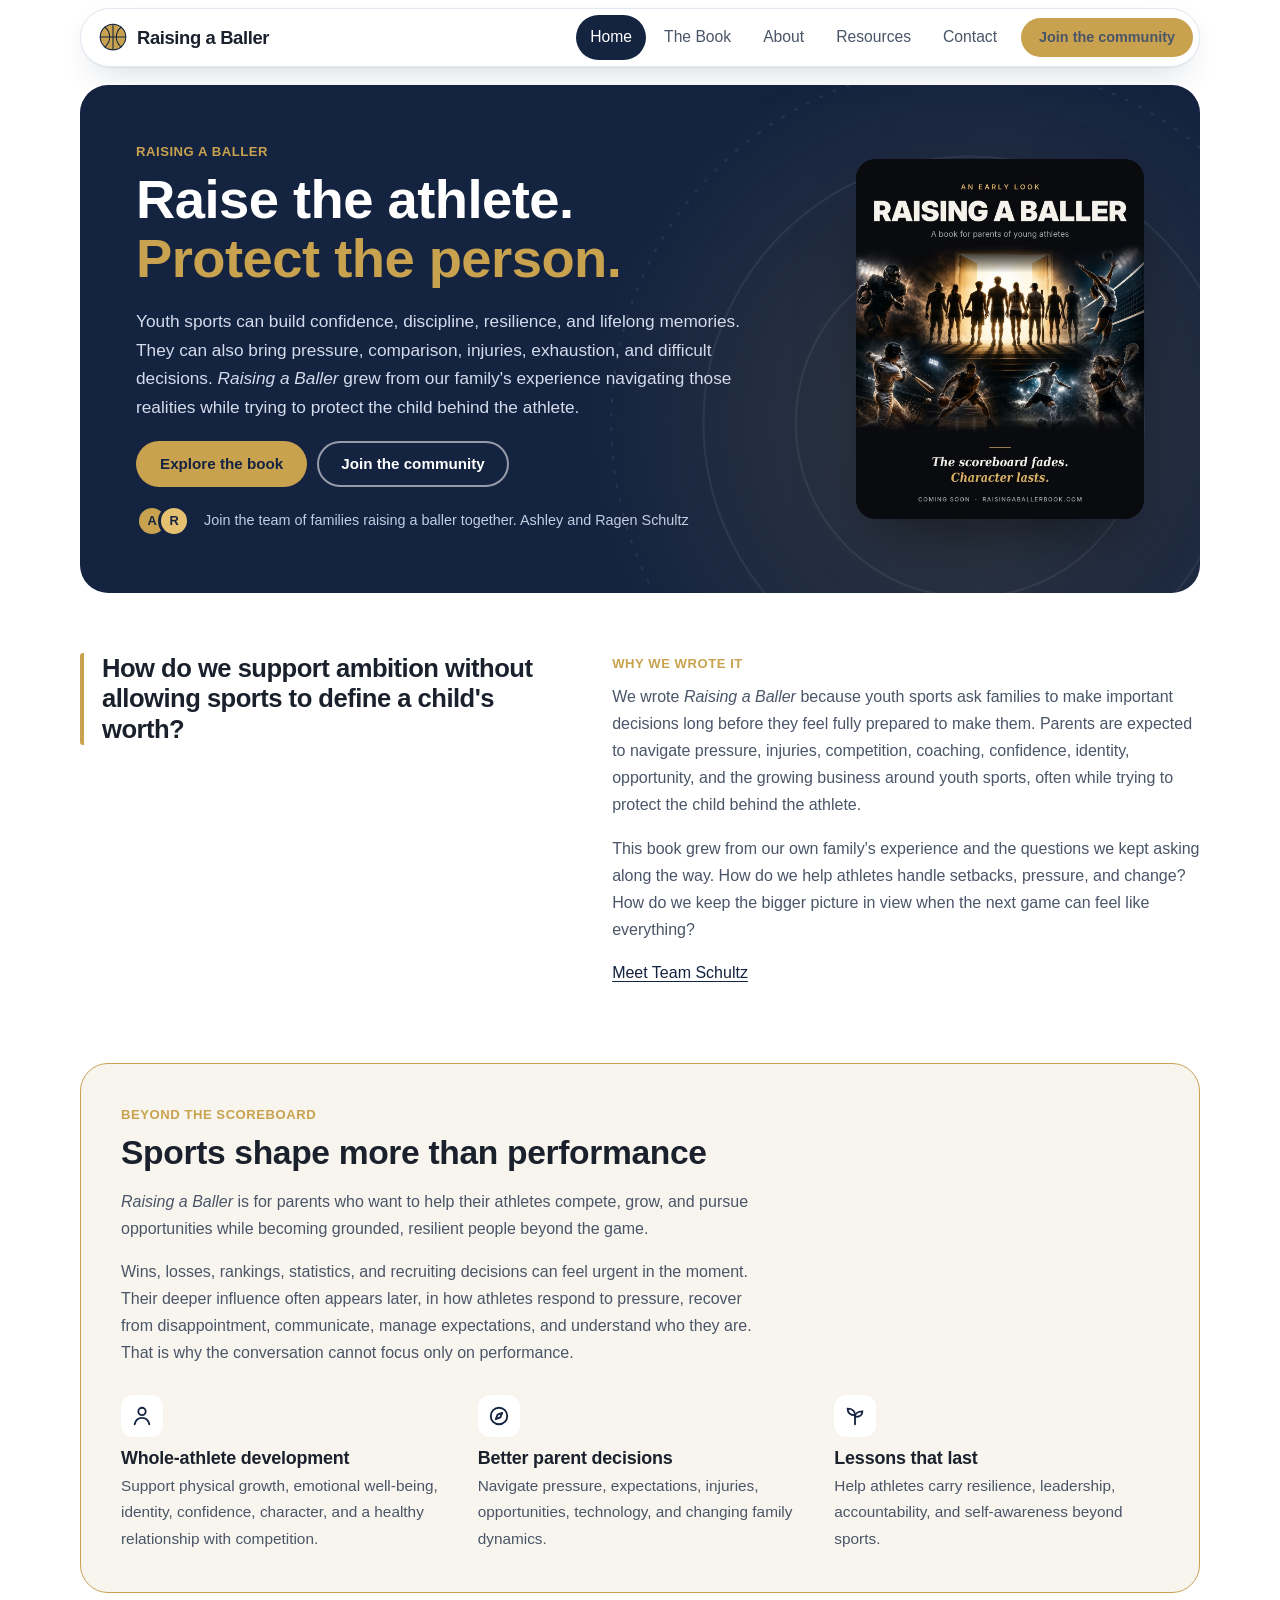
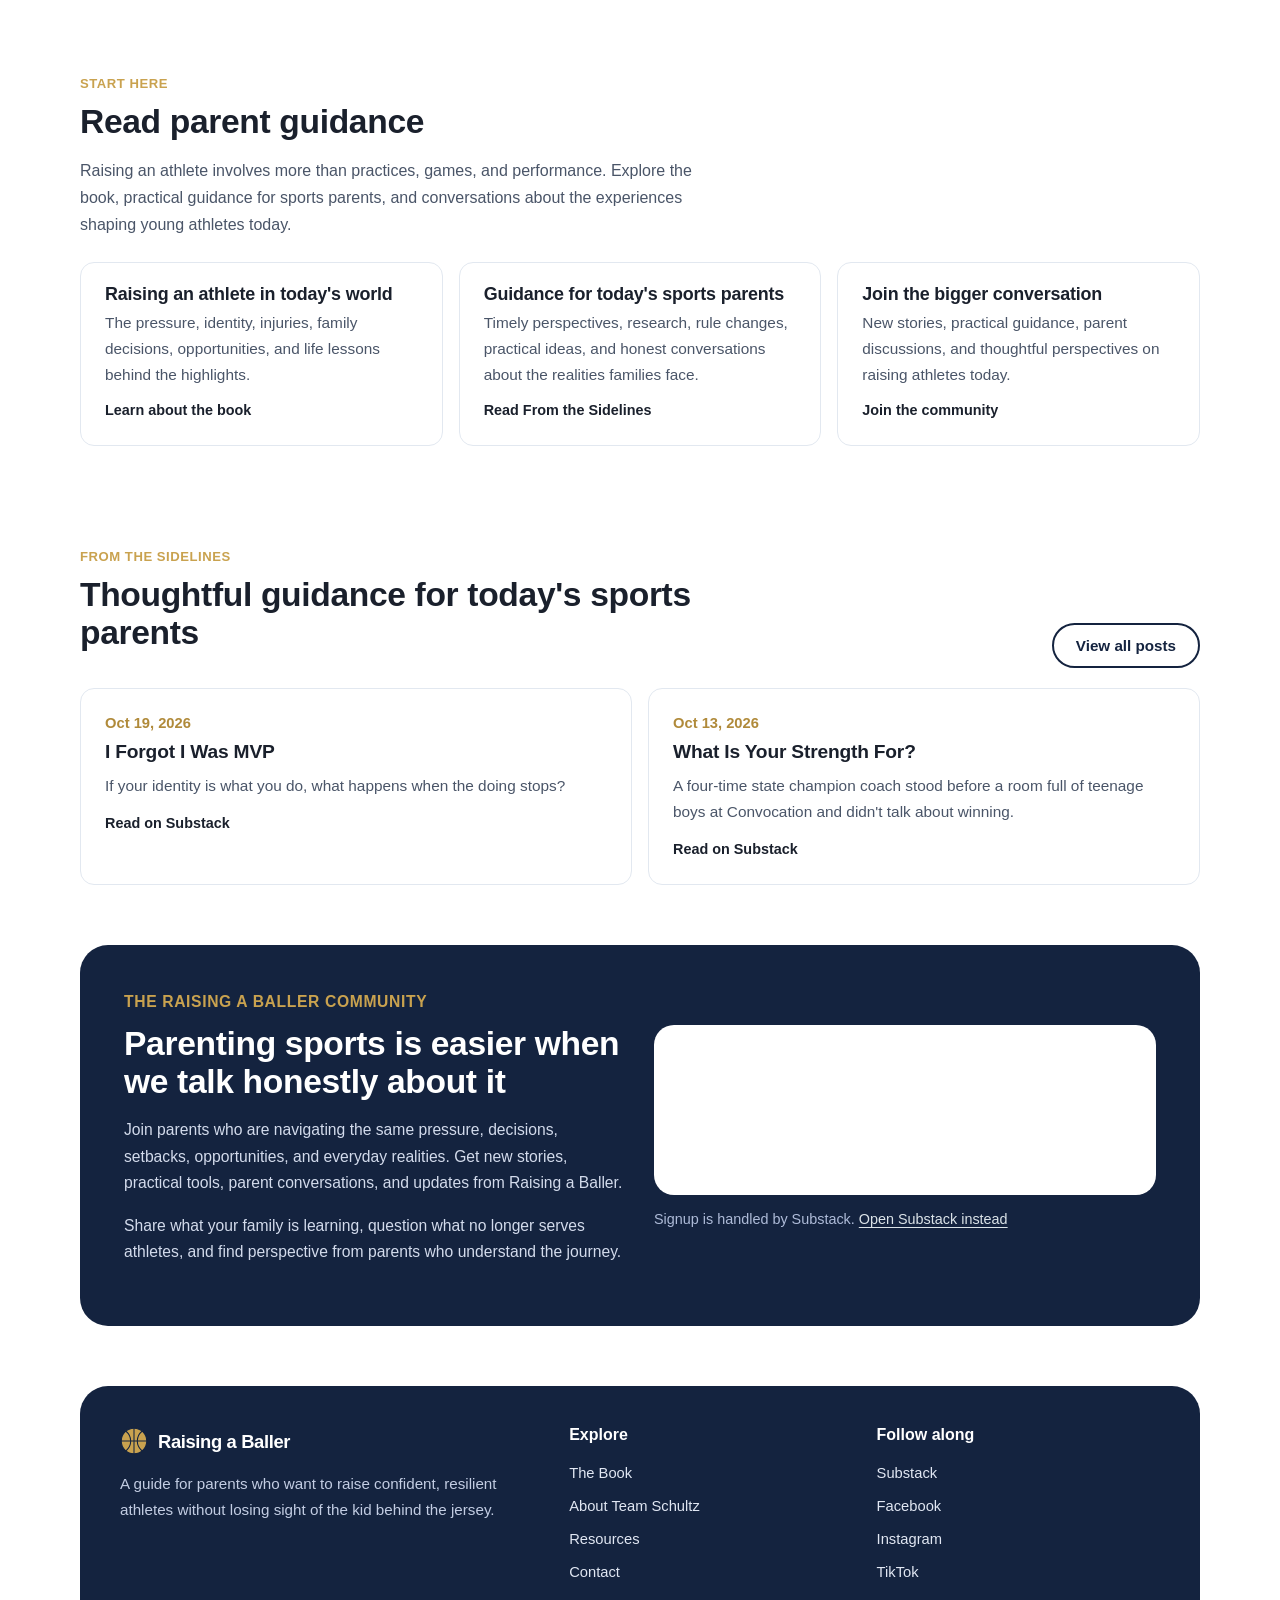
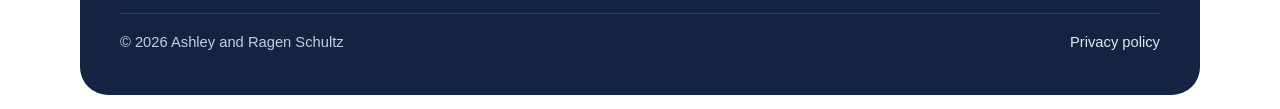
<file: index.html>
<!doctype html>
<html lang="en">
<head>
<meta charset="utf-8">
<meta name="viewport" content="width=device-width, initial-scale=1">
<title>Raising a Baller | Raise the athlete. Protect the person.</title>
<meta name="description" content="Raising a Baller is a modern guide for parents navigating today's youth sports world, blending research, storytelling, and real-life insight.">
<meta name="theme-color" content="#14233f">
<meta property="og:type" content="website">
<meta property="og:title" content="Raising a Baller | Raise the athlete. Protect the person.">
<meta property="og:description" content="Raising a Baller is a modern guide for parents navigating today's youth sports world, blending research, storytelling, and real-life insight.">
<meta property="og:image" content="https://raisingaballerbook.com/images/raising-a-baller-early-look.jpg">
<link rel="icon" href="images/favicon.svg" type="image/svg+xml">

<link rel="stylesheet" href="assets/style.css?v=202611161036">
</head>
<body>
<a class="skip" href="#main">Skip to content</a>
<header class="site-header">
  <div class="wrap">
    <div class="bar">
      <a class="brand" href="./" aria-label="Raising a Baller home"><svg viewBox="0 0 32 32" aria-hidden="true"><circle cx="16" cy="16" r="14.6" fill="#c9a24f"/><g stroke="#14233f" stroke-width="1.2" fill="none" stroke-linecap="round"><path d="M16 1.4v29.2M1.4 16h29.2"/><path d="M6.6 4.6c3.6 3 5.6 7 5.6 11.4s-2 8.4-5.6 11.4"/><path d="M25.4 4.6c-3.6 3-5.6 7-5.6 11.4s2 8.4 5.6 11.4"/></g><circle cx="16" cy="16" r="14.6" fill="none" stroke="#14233f" stroke-width="1.2"/></svg>Raising a Baller</a>
      <button class="menu-toggle" aria-expanded="false" aria-controls="nav">Menu</button>
      <nav class="nav" id="nav" aria-label="Main"><a href="./" aria-current="page">Home</a><a href="./the-book/">The Book</a><a href="./about-team-schultz/">About</a><a href="./resources/">Resources</a><a href="./contact/">Contact</a><a class="btn btn-gold" href="https://raisingaballerbook.substack.com/" target="_blank" rel="noopener">Join the community</a></nav>
    </div>
  </div>
</header>
<main id="main">

<section class="hero"><div class="wrap"><div class="hero-panel"><svg class="field" viewBox="0 0 800 800" fill="none" aria-hidden="true">
  <defs><radialGradient id="glow" cx="50%" cy="50%" r="50%"><stop offset="0" stop-color="#c9a24f" stop-opacity=".35"/><stop offset="1" stop-color="#c9a24f" stop-opacity="0"/></radialGradient></defs>
  <circle cx="400" cy="400" r="380" fill="url(#glow)"/>
  <g stroke="#ffffff" stroke-opacity=".14" stroke-width="2"><circle cx="400" cy="400" r="170"/><circle cx="400" cy="400" r="260"/><circle cx="400" cy="400" r="350" stroke-dasharray="2 12" stroke-linecap="round"/></g>
</svg>
  <div>
    <p class="kicker">Raising a Baller</p>
    <h1><span class="line">Raise the athlete.</span><span class="line">Protect the person.</span></h1>
    <p class="lede">Youth sports can build confidence, discipline, resilience, and lifelong memories. They can also bring pressure, comparison, injuries, exhaustion, and difficult decisions. <em>Raising a Baller</em> grew from our family's experience navigating those realities while trying to protect the child behind the athlete.</p>
    <div class="actions">
      <a class="btn btn-gold" href="the-book/">Explore the book</a>
      <a class="btn btn-line-light" href="https://raisingaballerbook.substack.com/" target="_blank" rel="noopener">Join the community</a>
    </div>
    <div class="byline"><span class="avatars"><span>A</span><span>R</span></span>Join the team of families raising a baller together. Ashley and Ragen Schultz</div>
  </div>
  <div class="cover-wrap"><figure class="promo-art">
  <img src="images/raising-a-baller-early-look.jpg" alt="Raising a Baller: a book for parents of young athletes. The scoreboard fades. Character lasts." width="1080" height="1350">
</figure></div>
</div></div></section>

<section class="section"><div class="wrap why">
  <blockquote>How do we support ambition without allowing sports to define a child's worth?</blockquote>
  <div class="measure">
    <p class="kicker">Why we wrote it</p>
    <p>We wrote <em>Raising a Baller</em> because youth sports ask families to make important decisions long before they feel fully prepared to make them. Parents are expected to navigate pressure, injuries, competition, coaching, confidence, identity, opportunity, and the growing business around youth sports, often while trying to protect the child behind the athlete.</p>
    <p>This book grew from our own family's experience and the questions we kept asking along the way. How do we help athletes handle setbacks, pressure, and change? How do we keep the bigger picture in view when the next game can feel like everything?</p>
    <p><a href="about-team-schultz/">Meet Team Schultz</a></p>
  </div>
</div></section>

<section class="section-tight"><div class="wrap"><div class="pillars">
  <div class="head" style="margin-bottom:28px">
    <p class="kicker">Beyond the scoreboard</p>
    <h2>Sports shape more than performance</h2>
    <p><em>Raising a Baller</em> is for parents who want to help their athletes compete, grow, and pursue opportunities while becoming grounded, resilient people beyond the game.</p>
    <p>Wins, losses, rankings, statistics, and recruiting decisions can feel urgent in the moment. Their deeper influence often appears later, in how athletes respond to pressure, recover from disappointment, communicate, manage expectations, and understand who they are. That is why the conversation cannot focus only on performance.</p>
  </div>
  <div class="pillar-row">
    <div class="pillar"><div class="icon"><svg viewBox="0 0 24 24" fill="none" stroke="currentColor" stroke-width="2" stroke-linecap="round"><circle cx="12" cy="7" r="4"/><path d="M4 21c1-4.5 4.2-7 8-7s7 2.5 8 7"/></svg></div><h3>Whole-athlete development</h3><p>Support physical growth, emotional well-being, identity, confidence, character, and a healthy relationship with competition.</p></div>
    <div class="pillar"><div class="icon"><svg viewBox="0 0 24 24" fill="none" stroke="currentColor" stroke-width="2" stroke-linejoin="round"><circle cx="12" cy="12" r="9"/><path d="m15.5 8.5-2 5-5 2 2-5z"/></svg></div><h3>Better parent decisions</h3><p>Navigate pressure, expectations, injuries, opportunities, technology, and changing family dynamics.</p></div>
    <div class="pillar"><div class="icon"><svg viewBox="0 0 24 24" fill="none" stroke="currentColor" stroke-width="2" stroke-linecap="round"><path d="M12 21V11"/><path d="M12 11C12 7 9 4 4 4c0 5 3 7 8 7Z"/><path d="M12 13c0-3 2.5-6 8-6 0 4-3 6-8 6Z"/></svg></div><h3>Lessons that last</h3><p>Help athletes carry resilience, leadership, accountability, and self-awareness beyond sports.</p></div>
  </div>
</div></div></section>



<section class="section-tight"><div class="wrap">
  <div class="head"><p class="kicker">Start here</p><h2>Read parent guidance</h2>
  <p>Raising an athlete involves more than practices, games, and performance. Explore the book, practical guidance for sports parents, and conversations about the experiences shaping young athletes today.</p></div>
  <div class="tiles">
    <a class="tile" href="the-book/"><h3>Raising an athlete in today's world</h3><p>The pressure, identity, injuries, family decisions, opportunities, and life lessons behind the highlights.</p><p class="more" style="margin-top:14px;font-family:var(--ui);font-weight:700;color:var(--ink)">Learn about the book</p></a>
    <a class="tile" href="https://raisingaballerbook.substack.com/" target="_blank" rel="noopener"><h3>Guidance for today's sports parents</h3><p>Timely perspectives, research, rule changes, practical ideas, and honest conversations about the realities families face.</p><p class="more" style="margin-top:14px;font-family:var(--ui);font-weight:700;color:var(--ink)">Read From the Sidelines</p></a>
    <a class="tile" href="https://raisingaballerbook.substack.com/" target="_blank" rel="noopener"><h3>Join the bigger conversation</h3><p>New stories, practical guidance, parent discussions, and thoughtful perspectives on raising athletes today.</p><p class="more" style="margin-top:14px;font-family:var(--ui);font-weight:700;color:var(--ink)">Join the community</p></a>
  </div>
</div></section>

<section class="section"><div class="wrap">
  <div class="posts-foot">
    <div class="head"><p class="kicker">From the Sidelines</p><h2>Thoughtful guidance for today's sports parents</h2></div>
    <a class="btn btn-line" href="https://raisingaballerbook.substack.com/" target="_blank" rel="noopener">View all posts</a>
  </div>
  <div class="posts" id="posts">
    <a class="post" href="https://raisingaballerbook.substack.com/p/i-forgot-i-was-mvp" target="_blank" rel="noopener">
      <time datetime="2026-10-19">Oct 19, 2026</time><h3>I Forgot I Was MVP</h3><p>If your identity is what you do, what happens when the doing stops?</p><span class="more">Read on Substack</span></a>
    <a class="post" href="https://raisingaballerbook.substack.com/p/what-is-your-strength-for" target="_blank" rel="noopener">
      <time datetime="2026-10-13">Oct 13, 2026</time><h3>What Is Your Strength For?</h3><p>A four-time state champion coach stood before a room full of teenage boys at Convocation and didn't talk about winning.</p><span class="more">Read on Substack</span></a>
  </div>
</div></section>

<section class="section-tight" id="updates" style="padding-bottom:clamp(36px,5vw,60px)"><div class="wrap"><div class="signup">
  <div>
    <p class="kicker">The Raising a Baller community</p>
    <h2>Parenting sports is easier when we talk honestly about it</h2>
    <p>Join parents who are navigating the same pressure, decisions, setbacks, opportunities, and everyday realities. Get new stories, practical tools, parent conversations, and updates from Raising a Baller.</p><p>Share what your family is learning, question what no longer serves athletes, and find perspective from parents who understand the journey.</p>
  </div>
  <div>
    <div class="signup-box"><iframe src="https://raisingaballerbook.substack.com/embed" title="Subscribe to Raising a Baller on Substack" loading="lazy"></iframe></div>
    <p class="note">Signup is handled by Substack. <a href="https://raisingaballerbook.substack.com/" target="_blank" rel="noopener" style="color:#dbe3e8">Open Substack instead</a></p>
  </div>
</div></div></section>
</main>
<footer class="site-footer">
  <div class="wrap">
    <div class="foot">
      <div>
        <a class="brand" href="./"><svg viewBox="0 0 32 32" aria-hidden="true"><circle cx="16" cy="16" r="14.6" fill="#c9a24f"/><g stroke="#14233f" stroke-width="1.2" fill="none" stroke-linecap="round"><path d="M16 1.4v29.2M1.4 16h29.2"/><path d="M6.6 4.6c3.6 3 5.6 7 5.6 11.4s-2 8.4-5.6 11.4"/><path d="M25.4 4.6c-3.6 3-5.6 7-5.6 11.4s2 8.4 5.6 11.4"/></g><circle cx="16" cy="16" r="14.6" fill="none" stroke="#14233f" stroke-width="1.2"/></svg>Raising a Baller</a>
        <p>A guide for parents who want to raise confident, resilient athletes without losing sight of the kid behind the jersey.</p>
      </div>
      <div>
        <h4>Explore</h4>
        <a href="./the-book/">The Book</a>
        <a href="./about-team-schultz/">About Team Schultz</a>
        <a href="./resources/">Resources</a>
        <a href="./contact/">Contact</a>
      </div>
      <div>
        <h4>Follow along</h4>
        <a href="https://raisingaballerbook.substack.com/" target="_blank" rel="noopener">Substack</a>
        <a href="https://www.facebook.com/profile.php?id=61591452716382" target="_blank" rel="noopener">Facebook</a>
        <a href="https://www.instagram.com/raisingaballerbook/" target="_blank" rel="noopener">Instagram</a>
        <a href="https://www.tiktok.com/@raising.a.baller" target="_blank" rel="noopener">TikTok</a>
      </div>
      <div class="legal">
        <span>&copy; <span id="yr">2026</span> Ashley and Ragen Schultz</span>
        <a href="./privacy-policy/" style="display:inline;padding:0">Privacy policy</a>
      </div>
    </div>
  </div>
</footer>
<script src="./assets/site.js?v=202611161036"></script>
</body>
</html>
</file>
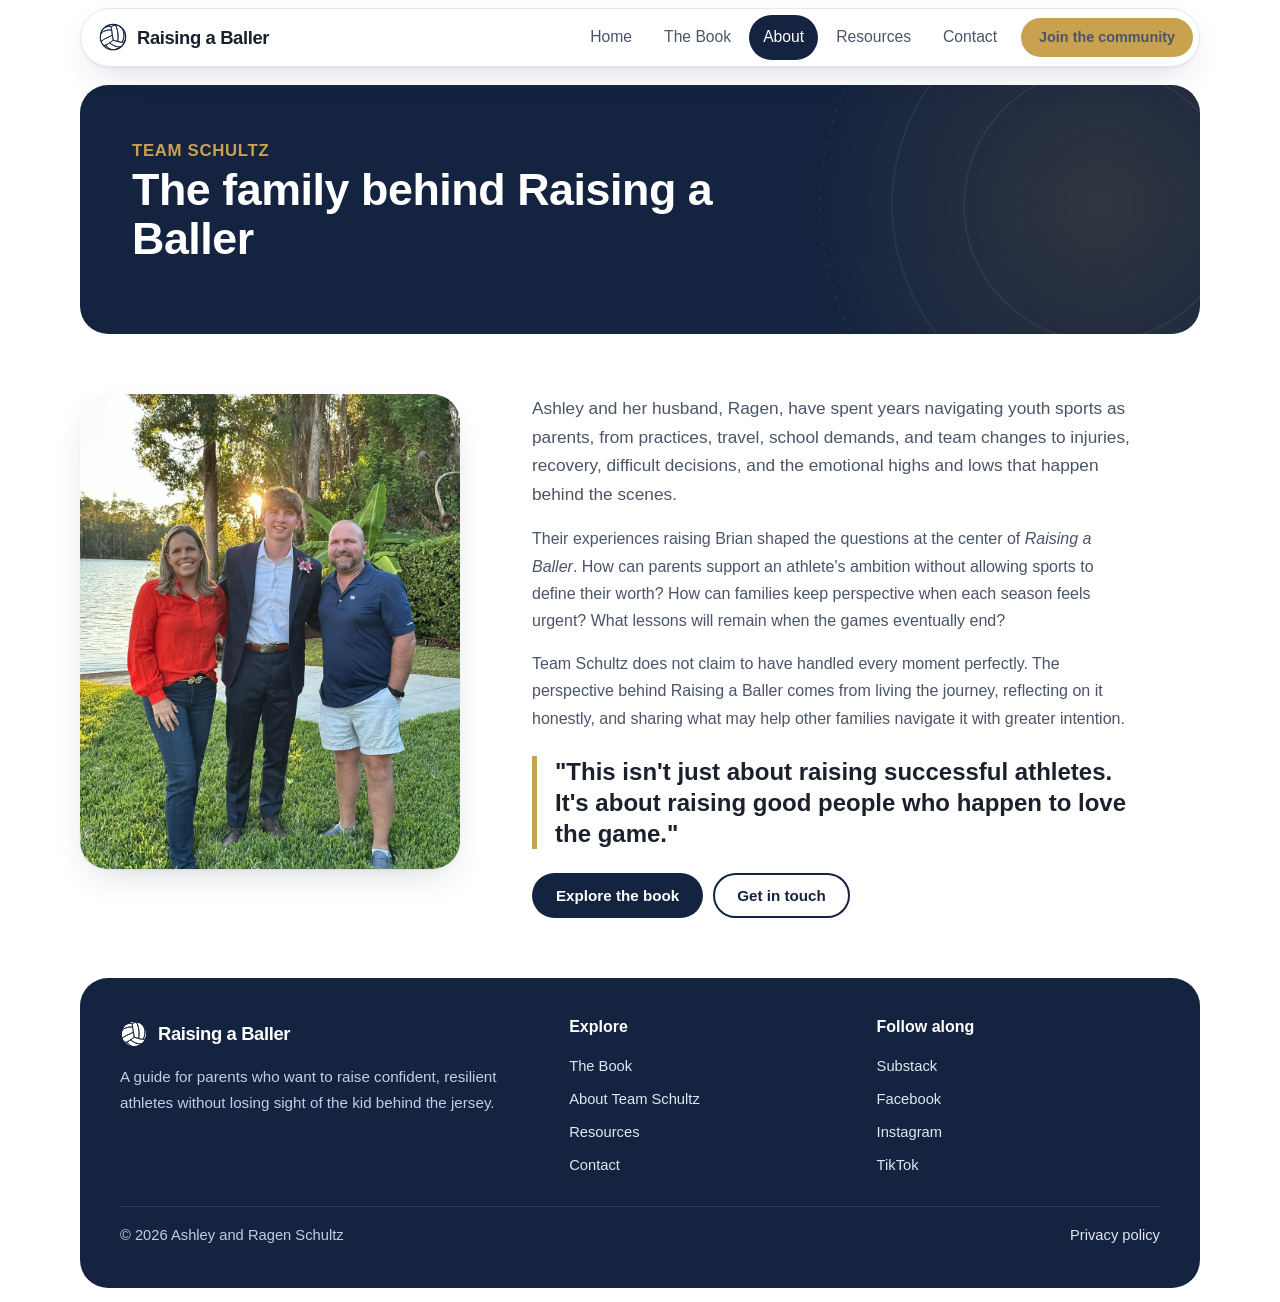
<file: about-team-schultz/index.html>
<!doctype html>
<html lang="en">
<head>
<meta charset="utf-8">
<meta name="viewport" content="width=device-width, initial-scale=1">
<title>About Team Schultz | Raising a Baller</title>
<meta name="description" content="Meet Ashley and Ragen Schultz, the family behind Raising a Baller.">
<meta name="theme-color" content="#14233f">
<meta property="og:type" content="website">
<meta property="og:title" content="About Team Schultz | Raising a Baller">
<meta property="og:description" content="Meet Ashley and Ragen Schultz, the family behind Raising a Baller.">
<meta property="og:image" content="https://raisingaballerbook.com/images/raising-a-baller-early-look.jpg">
<link rel="icon" href="../images/favicon.svg" type="image/svg+xml">

<link rel="stylesheet" href="../assets/style.css?v=202611161036">
</head>
<body>
<a class="skip" href="#main">Skip to content</a>
<header class="site-header">
  <div class="wrap">
    <div class="bar">
      <a class="brand" href="../" aria-label="Raising a Baller home"><svg viewBox="0 0 32 32" aria-hidden="true"><circle cx="16" cy="16" r="14.6" fill="#c9a24f"/><g stroke="#14233f" stroke-width="1.2" fill="none" stroke-linecap="round"><path d="M16 1.4v29.2M1.4 16h29.2"/><path d="M6.6 4.6c3.6 3 5.6 7 5.6 11.4s-2 8.4-5.6 11.4"/><path d="M25.4 4.6c-3.6 3-5.6 7-5.6 11.4s2 8.4 5.6 11.4"/></g><circle cx="16" cy="16" r="14.6" fill="none" stroke="#14233f" stroke-width="1.2"/></svg>Raising a Baller</a>
      <button class="menu-toggle" aria-expanded="false" aria-controls="nav">Menu</button>
      <nav class="nav" id="nav" aria-label="Main"><a href="../">Home</a><a href="../the-book/">The Book</a><a href="../about-team-schultz/" aria-current="page">About</a><a href="../resources/">Resources</a><a href="../contact/">Contact</a><a class="btn btn-gold" href="https://raisingaballerbook.substack.com/" target="_blank" rel="noopener">Join the community</a></nav>
    </div>
  </div>
</header>
<main id="main">
<section class="page-hero"><div class="wrap"><div class="panel"><svg class="field" viewBox="0 0 800 800" fill="none" aria-hidden="true">
  <defs><radialGradient id="glow" cx="50%" cy="50%" r="50%"><stop offset="0" stop-color="#c9a24f" stop-opacity=".35"/><stop offset="1" stop-color="#c9a24f" stop-opacity="0"/></radialGradient></defs>
  <circle cx="400" cy="400" r="380" fill="url(#glow)"/>
  <g stroke="#ffffff" stroke-opacity=".14" stroke-width="2"><circle cx="400" cy="400" r="170"/><circle cx="400" cy="400" r="260"/><circle cx="400" cy="400" r="350" stroke-dasharray="2 12" stroke-linecap="round"/></g>
</svg>
  <p class="kicker">Team Schultz</p><h1>The family behind Raising a Baller</h1>
</div></div></section>
<section class="section"><div class="wrap split">
  <div class="portrait"><img src="../images/family.jpg" alt="Ashley, Brian and Ragen Schultz" width="1000" height="1333" onerror="this.parentNode.remove()"></div>
  <div class="prose">
    <p class="lede">Ashley and her husband, Ragen, have spent years navigating youth sports as parents, from practices, travel, school demands, and team changes to injuries, recovery, difficult decisions, and the emotional highs and lows that happen behind the scenes.</p>
    <p>Their experiences raising Brian shaped the questions at the center of <em>Raising a Baller</em>. How can parents support an athlete's ambition without allowing sports to define their worth? How can families keep perspective when each season feels urgent? What lessons will remain when the games eventually end?</p>
    <p>Team Schultz does not claim to have handled every moment perfectly. The perspective behind Raising a Baller comes from living the journey, reflecting on it honestly, and sharing what may help other families navigate it with greater intention.</p>
    <p class="pull">"This isn't just about raising successful athletes. It's about raising good people who happen to love the game."</p>
    <div class="actions"><a class="btn btn-dark" href="../the-book/">Explore the book</a><a class="btn btn-line" href="../contact/">Get in touch</a></div>
  </div>
</div></section>
</main>
<footer class="site-footer">
  <div class="wrap">
    <div class="foot">
      <div>
        <a class="brand" href="../"><svg viewBox="0 0 32 32" aria-hidden="true"><circle cx="16" cy="16" r="14.6" fill="#c9a24f"/><g stroke="#14233f" stroke-width="1.2" fill="none" stroke-linecap="round"><path d="M16 1.4v29.2M1.4 16h29.2"/><path d="M6.6 4.6c3.6 3 5.6 7 5.6 11.4s-2 8.4-5.6 11.4"/><path d="M25.4 4.6c-3.6 3-5.6 7-5.6 11.4s2 8.4 5.6 11.4"/></g><circle cx="16" cy="16" r="14.6" fill="none" stroke="#14233f" stroke-width="1.2"/></svg>Raising a Baller</a>
        <p>A guide for parents who want to raise confident, resilient athletes without losing sight of the kid behind the jersey.</p>
      </div>
      <div>
        <h4>Explore</h4>
        <a href="../the-book/">The Book</a>
        <a href="../about-team-schultz/">About Team Schultz</a>
        <a href="../resources/">Resources</a>
        <a href="../contact/">Contact</a>
      </div>
      <div>
        <h4>Follow along</h4>
        <a href="https://raisingaballerbook.substack.com/" target="_blank" rel="noopener">Substack</a>
        <a href="https://www.facebook.com/profile.php?id=61591452716382" target="_blank" rel="noopener">Facebook</a>
        <a href="https://www.instagram.com/raisingaballerbook/" target="_blank" rel="noopener">Instagram</a>
        <a href="https://www.tiktok.com/@raising.a.baller" target="_blank" rel="noopener">TikTok</a>
      </div>
      <div class="legal">
        <span>&copy; <span id="yr">2026</span> Ashley and Ragen Schultz</span>
        <a href="../privacy-policy/" style="display:inline;padding:0">Privacy policy</a>
      </div>
    </div>
  </div>
</footer>
<script src="../assets/site.js?v=202611161036"></script>
</body>
</html>
</file>
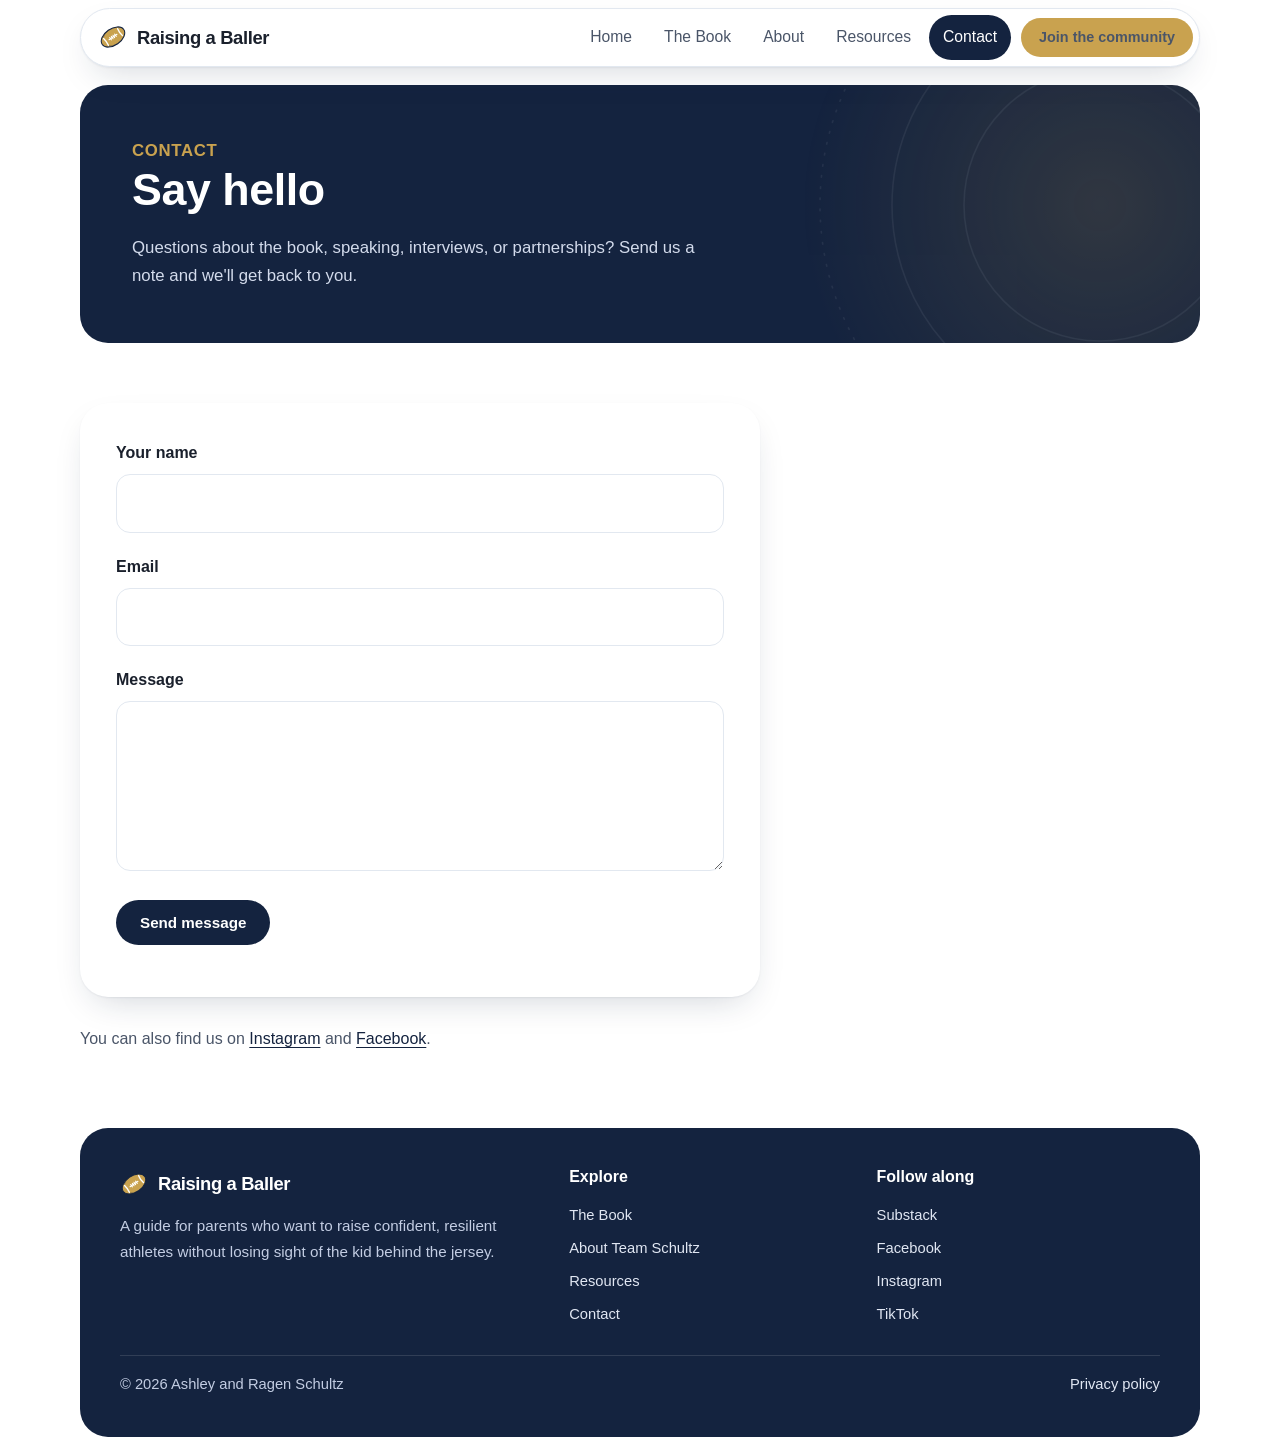
<file: contact/index.html>
<!doctype html>
<html lang="en">
<head>
<meta charset="utf-8">
<meta name="viewport" content="width=device-width, initial-scale=1">
<title>Contact | Raising a Baller</title>
<meta name="description" content="Contact Ashley and Ragen Schultz at Raising a Baller.">
<meta name="theme-color" content="#14233f">
<meta property="og:type" content="website">
<meta property="og:title" content="Contact | Raising a Baller">
<meta property="og:description" content="Contact Ashley and Ragen Schultz at Raising a Baller.">
<meta property="og:image" content="https://raisingaballerbook.com/images/raising-a-baller-early-look.jpg">
<link rel="icon" href="../images/favicon.svg" type="image/svg+xml">

<link rel="stylesheet" href="../assets/style.css?v=202611161036">
</head>
<body>
<a class="skip" href="#main">Skip to content</a>
<header class="site-header">
  <div class="wrap">
    <div class="bar">
      <a class="brand" href="../" aria-label="Raising a Baller home"><svg viewBox="0 0 32 32" aria-hidden="true"><circle cx="16" cy="16" r="14.6" fill="#c9a24f"/><g stroke="#14233f" stroke-width="1.2" fill="none" stroke-linecap="round"><path d="M16 1.4v29.2M1.4 16h29.2"/><path d="M6.6 4.6c3.6 3 5.6 7 5.6 11.4s-2 8.4-5.6 11.4"/><path d="M25.4 4.6c-3.6 3-5.6 7-5.6 11.4s2 8.4 5.6 11.4"/></g><circle cx="16" cy="16" r="14.6" fill="none" stroke="#14233f" stroke-width="1.2"/></svg>Raising a Baller</a>
      <button class="menu-toggle" aria-expanded="false" aria-controls="nav">Menu</button>
      <nav class="nav" id="nav" aria-label="Main"><a href="../">Home</a><a href="../the-book/">The Book</a><a href="../about-team-schultz/">About</a><a href="../resources/">Resources</a><a href="../contact/" aria-current="page">Contact</a><a class="btn btn-gold" href="https://raisingaballerbook.substack.com/" target="_blank" rel="noopener">Join the community</a></nav>
    </div>
  </div>
</header>
<main id="main">
<section class="page-hero"><div class="wrap"><div class="panel"><svg class="field" viewBox="0 0 800 800" fill="none" aria-hidden="true">
  <defs><radialGradient id="glow" cx="50%" cy="50%" r="50%"><stop offset="0" stop-color="#c9a24f" stop-opacity=".35"/><stop offset="1" stop-color="#c9a24f" stop-opacity="0"/></radialGradient></defs>
  <circle cx="400" cy="400" r="380" fill="url(#glow)"/>
  <g stroke="#ffffff" stroke-opacity=".14" stroke-width="2"><circle cx="400" cy="400" r="170"/><circle cx="400" cy="400" r="260"/><circle cx="400" cy="400" r="350" stroke-dasharray="2 12" stroke-linecap="round"/></g>
</svg>
  <p class="kicker">Contact</p><h1>Say hello</h1><p>Questions about the book, speaking, interviews, or partnerships? Send us a note and we'll get back to you.</p>
</div></div></section>
<section class="section"><div class="wrap">
  <form class="form-card" id="contact-form" action="https://formspree.io/f/YOUR_FORM_ID" method="POST">
    <div class="field"><label for="name">Your name</label><input id="name" name="name" autocomplete="name" required></div>
    <div class="field"><label for="email">Email</label><input id="email" name="email" type="email" autocomplete="email" required></div>
    <div class="field"><label for="message">Message</label><textarea id="message" name="message" required></textarea></div>
    <input class="hp" type="text" name="_gotcha" tabindex="-1" autocomplete="off" aria-hidden="true">
    <button class="btn btn-dark" type="submit">Send message</button>
    <p class="form-status" id="form-status" role="status"></p>
  </form>
  <p style="margin-top:28px;font-family:var(--ui)">You can also find us on <a href="https://www.instagram.com/raisingaballerbook/" target="_blank" rel="noopener">Instagram</a> and <a href="https://www.facebook.com/profile.php?id=61591452716382" target="_blank" rel="noopener">Facebook</a>.</p>
</div></section>
</main>
<footer class="site-footer">
  <div class="wrap">
    <div class="foot">
      <div>
        <a class="brand" href="../"><svg viewBox="0 0 32 32" aria-hidden="true"><circle cx="16" cy="16" r="14.6" fill="#c9a24f"/><g stroke="#14233f" stroke-width="1.2" fill="none" stroke-linecap="round"><path d="M16 1.4v29.2M1.4 16h29.2"/><path d="M6.6 4.6c3.6 3 5.6 7 5.6 11.4s-2 8.4-5.6 11.4"/><path d="M25.4 4.6c-3.6 3-5.6 7-5.6 11.4s2 8.4 5.6 11.4"/></g><circle cx="16" cy="16" r="14.6" fill="none" stroke="#14233f" stroke-width="1.2"/></svg>Raising a Baller</a>
        <p>A guide for parents who want to raise confident, resilient athletes without losing sight of the kid behind the jersey.</p>
      </div>
      <div>
        <h4>Explore</h4>
        <a href="../the-book/">The Book</a>
        <a href="../about-team-schultz/">About Team Schultz</a>
        <a href="../resources/">Resources</a>
        <a href="../contact/">Contact</a>
      </div>
      <div>
        <h4>Follow along</h4>
        <a href="https://raisingaballerbook.substack.com/" target="_blank" rel="noopener">Substack</a>
        <a href="https://www.facebook.com/profile.php?id=61591452716382" target="_blank" rel="noopener">Facebook</a>
        <a href="https://www.instagram.com/raisingaballerbook/" target="_blank" rel="noopener">Instagram</a>
        <a href="https://www.tiktok.com/@raising.a.baller" target="_blank" rel="noopener">TikTok</a>
      </div>
      <div class="legal">
        <span>&copy; <span id="yr">2026</span> Ashley and Ragen Schultz</span>
        <a href="../privacy-policy/" style="display:inline;padding:0">Privacy policy</a>
      </div>
    </div>
  </div>
</footer>
<script src="../assets/site.js?v=202611161036"></script>
</body>
</html>
</file>
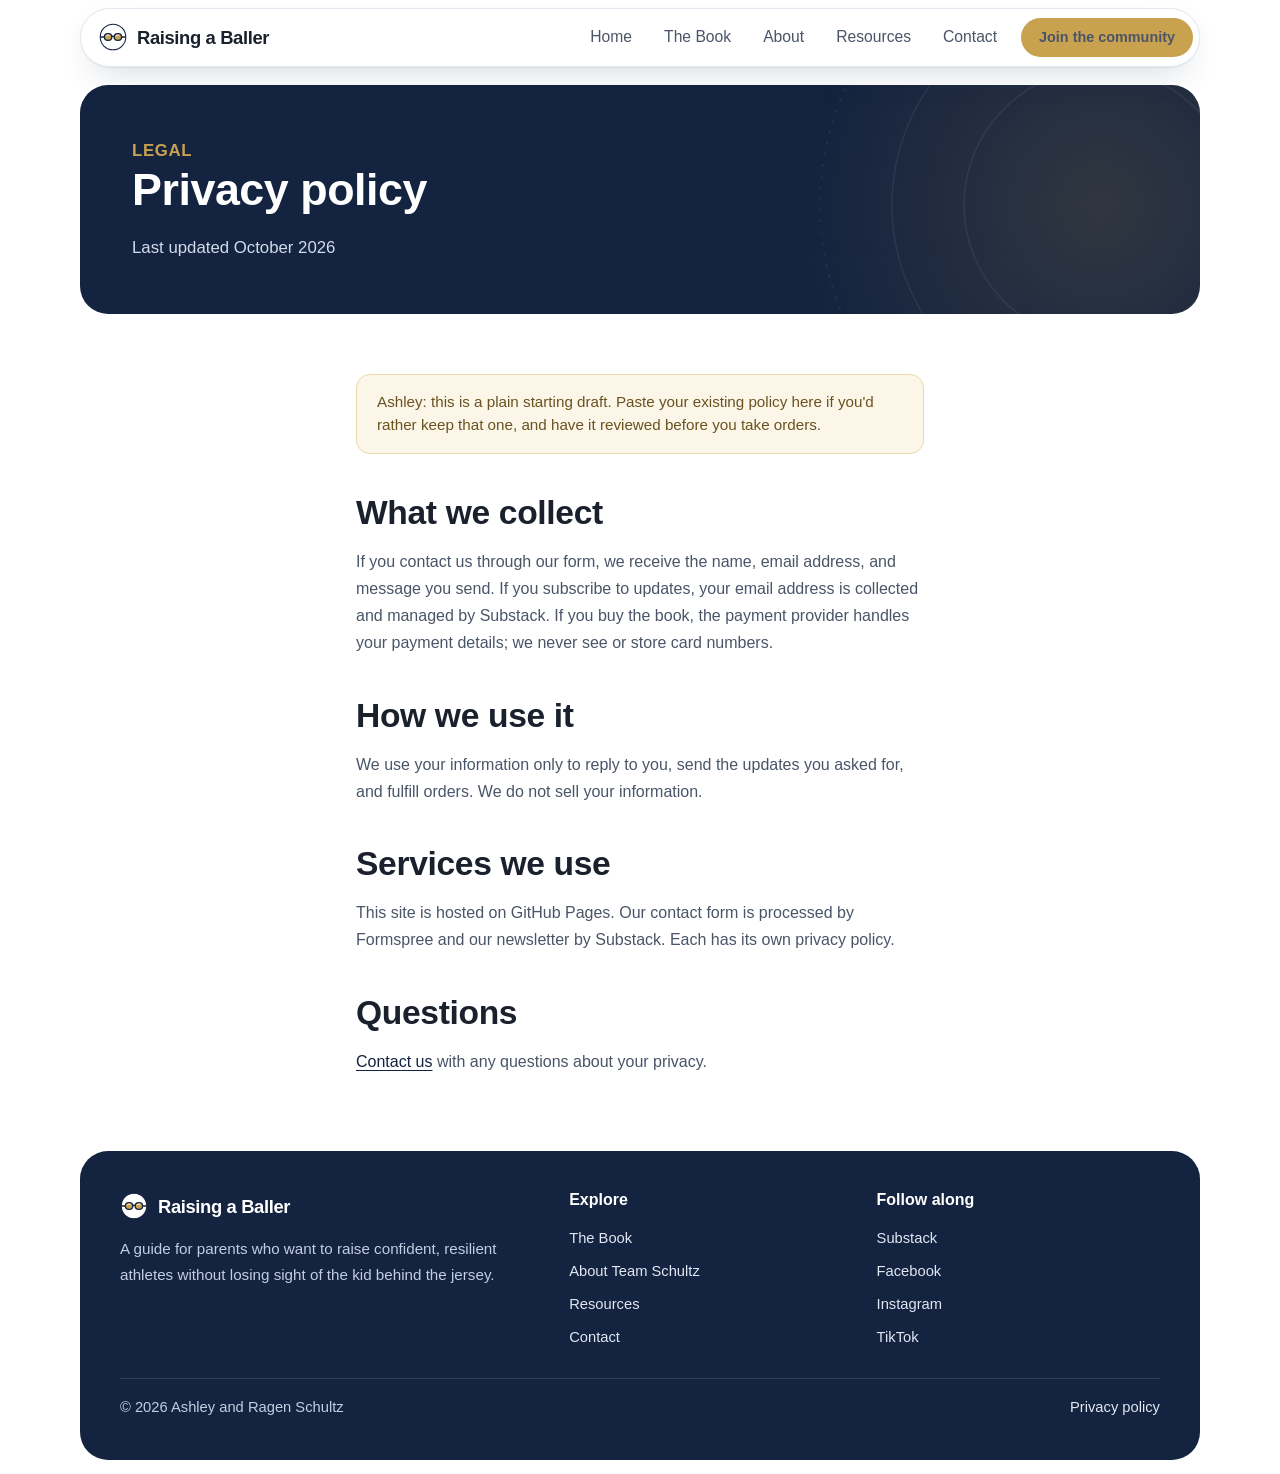
<file: privacy-policy/index.html>
<!doctype html>
<html lang="en">
<head>
<meta charset="utf-8">
<meta name="viewport" content="width=device-width, initial-scale=1">
<title>Privacy Policy | Raising a Baller</title>
<meta name="description" content="Privacy policy for raisingaballerbook.com.">
<meta name="theme-color" content="#14233f">
<meta property="og:type" content="website">
<meta property="og:title" content="Privacy Policy | Raising a Baller">
<meta property="og:description" content="Privacy policy for raisingaballerbook.com.">
<meta property="og:image" content="https://raisingaballerbook.com/images/raising-a-baller-early-look.jpg">
<link rel="icon" href="../images/favicon.svg" type="image/svg+xml">

<link rel="stylesheet" href="../assets/style.css?v=202611161036">
</head>
<body>
<a class="skip" href="#main">Skip to content</a>
<header class="site-header">
  <div class="wrap">
    <div class="bar">
      <a class="brand" href="../" aria-label="Raising a Baller home"><svg viewBox="0 0 32 32" aria-hidden="true"><circle cx="16" cy="16" r="14.6" fill="#c9a24f"/><g stroke="#14233f" stroke-width="1.2" fill="none" stroke-linecap="round"><path d="M16 1.4v29.2M1.4 16h29.2"/><path d="M6.6 4.6c3.6 3 5.6 7 5.6 11.4s-2 8.4-5.6 11.4"/><path d="M25.4 4.6c-3.6 3-5.6 7-5.6 11.4s2 8.4 5.6 11.4"/></g><circle cx="16" cy="16" r="14.6" fill="none" stroke="#14233f" stroke-width="1.2"/></svg>Raising a Baller</a>
      <button class="menu-toggle" aria-expanded="false" aria-controls="nav">Menu</button>
      <nav class="nav" id="nav" aria-label="Main"><a href="../">Home</a><a href="../the-book/">The Book</a><a href="../about-team-schultz/">About</a><a href="../resources/">Resources</a><a href="../contact/">Contact</a><a class="btn btn-gold" href="https://raisingaballerbook.substack.com/" target="_blank" rel="noopener">Join the community</a></nav>
    </div>
  </div>
</header>
<main id="main">
<section class="page-hero"><div class="wrap"><div class="panel"><svg class="field" viewBox="0 0 800 800" fill="none" aria-hidden="true">
  <defs><radialGradient id="glow" cx="50%" cy="50%" r="50%"><stop offset="0" stop-color="#c9a24f" stop-opacity=".35"/><stop offset="1" stop-color="#c9a24f" stop-opacity="0"/></radialGradient></defs>
  <circle cx="400" cy="400" r="380" fill="url(#glow)"/>
  <g stroke="#ffffff" stroke-opacity=".14" stroke-width="2"><circle cx="400" cy="400" r="170"/><circle cx="400" cy="400" r="260"/><circle cx="400" cy="400" r="350" stroke-dasharray="2 12" stroke-linecap="round"/></g>
</svg>
  <p class="kicker">Legal</p><h1>Privacy policy</h1><p>Last updated October 2026</p>
</div></div></section>
<section class="section"><div class="wrap prose">
  <div class="todo">Ashley: this is a plain starting draft. Paste your existing policy here if you'd rather keep that one, and have it reviewed before you take orders.</div>
  <h2>What we collect</h2>
  <p>If you contact us through our form, we receive the name, email address, and message you send. If you subscribe to updates, your email address is collected and managed by Substack. If you buy the book, the payment provider handles your payment details; we never see or store card numbers.</p>
  <h2>How we use it</h2>
  <p>We use your information only to reply to you, send the updates you asked for, and fulfill orders. We do not sell your information.</p>
  <h2>Services we use</h2>
  <p>This site is hosted on GitHub Pages. Our contact form is processed by Formspree and our newsletter by Substack. Each has its own privacy policy.</p>
  <h2>Questions</h2>
  <p><a href="../contact/">Contact us</a> with any questions about your privacy.</p>
</div></section>
</main>
<footer class="site-footer">
  <div class="wrap">
    <div class="foot">
      <div>
        <a class="brand" href="../"><svg viewBox="0 0 32 32" aria-hidden="true"><circle cx="16" cy="16" r="14.6" fill="#c9a24f"/><g stroke="#14233f" stroke-width="1.2" fill="none" stroke-linecap="round"><path d="M16 1.4v29.2M1.4 16h29.2"/><path d="M6.6 4.6c3.6 3 5.6 7 5.6 11.4s-2 8.4-5.6 11.4"/><path d="M25.4 4.6c-3.6 3-5.6 7-5.6 11.4s2 8.4 5.6 11.4"/></g><circle cx="16" cy="16" r="14.6" fill="none" stroke="#14233f" stroke-width="1.2"/></svg>Raising a Baller</a>
        <p>A guide for parents who want to raise confident, resilient athletes without losing sight of the kid behind the jersey.</p>
      </div>
      <div>
        <h4>Explore</h4>
        <a href="../the-book/">The Book</a>
        <a href="../about-team-schultz/">About Team Schultz</a>
        <a href="../resources/">Resources</a>
        <a href="../contact/">Contact</a>
      </div>
      <div>
        <h4>Follow along</h4>
        <a href="https://raisingaballerbook.substack.com/" target="_blank" rel="noopener">Substack</a>
        <a href="https://www.facebook.com/profile.php?id=61591452716382" target="_blank" rel="noopener">Facebook</a>
        <a href="https://www.instagram.com/raisingaballerbook/" target="_blank" rel="noopener">Instagram</a>
        <a href="https://www.tiktok.com/@raising.a.baller" target="_blank" rel="noopener">TikTok</a>
      </div>
      <div class="legal">
        <span>&copy; <span id="yr">2026</span> Ashley and Ragen Schultz</span>
        <a href="../privacy-policy/" style="display:inline;padding:0">Privacy policy</a>
      </div>
    </div>
  </div>
</footer>
<script src="../assets/site.js?v=202611161036"></script>
</body>
</html>
</file>
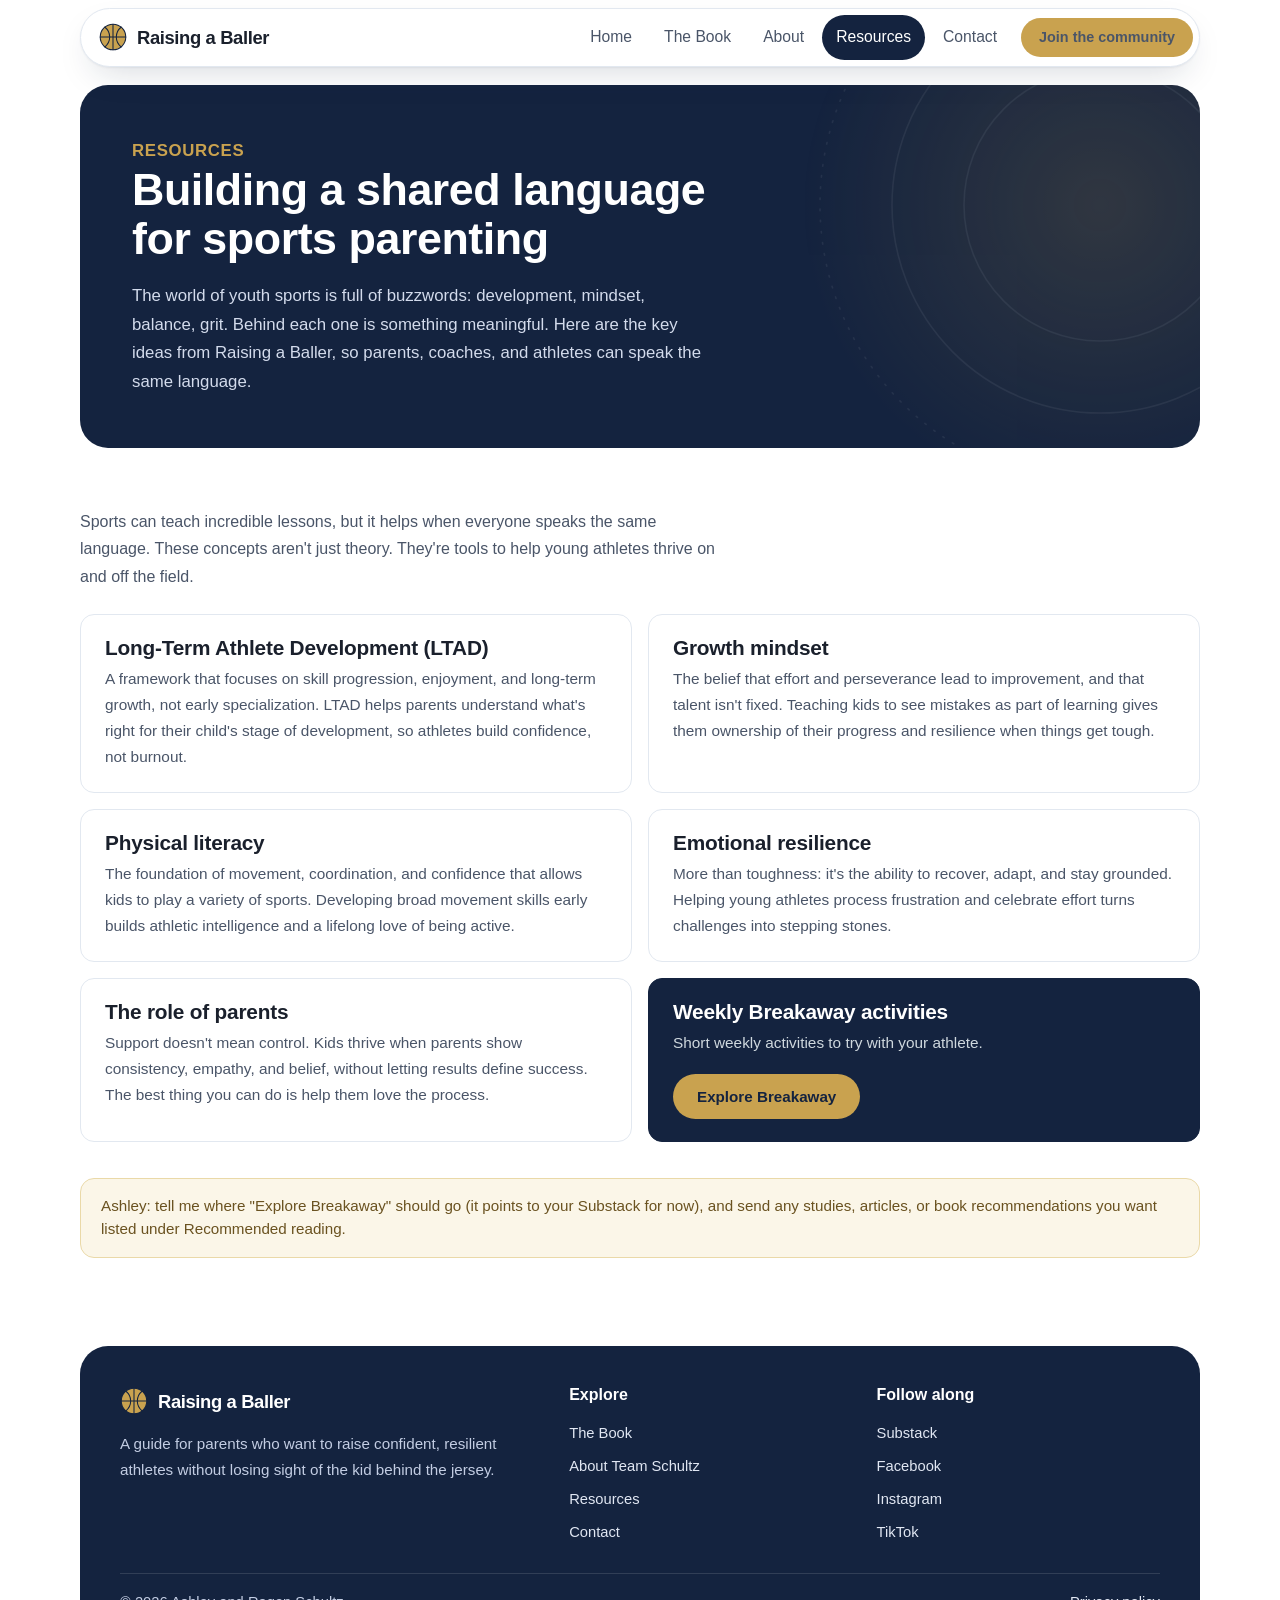
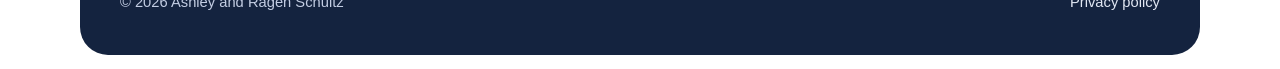
<file: resources/index.html>
<!doctype html>
<html lang="en">
<head>
<meta charset="utf-8">
<meta name="viewport" content="width=device-width, initial-scale=1">
<title>Resources | Raising a Baller</title>
<meta name="description" content="Key ideas from Raising a Baller, explained for parents, coaches, and athletes.">
<meta name="theme-color" content="#14233f">
<meta property="og:type" content="website">
<meta property="og:title" content="Resources | Raising a Baller">
<meta property="og:description" content="Key ideas from Raising a Baller, explained for parents, coaches, and athletes.">
<meta property="og:image" content="https://raisingaballerbook.com/images/raising-a-baller-early-look.jpg">
<link rel="icon" href="../images/favicon.svg" type="image/svg+xml">

<link rel="stylesheet" href="../assets/style.css?v=202611161036">
</head>
<body>
<a class="skip" href="#main">Skip to content</a>
<header class="site-header">
  <div class="wrap">
    <div class="bar">
      <a class="brand" href="../" aria-label="Raising a Baller home"><svg viewBox="0 0 32 32" aria-hidden="true"><circle cx="16" cy="16" r="14.6" fill="#c9a24f"/><g stroke="#14233f" stroke-width="1.2" fill="none" stroke-linecap="round"><path d="M16 1.4v29.2M1.4 16h29.2"/><path d="M6.6 4.6c3.6 3 5.6 7 5.6 11.4s-2 8.4-5.6 11.4"/><path d="M25.4 4.6c-3.6 3-5.6 7-5.6 11.4s2 8.4 5.6 11.4"/></g><circle cx="16" cy="16" r="14.6" fill="none" stroke="#14233f" stroke-width="1.2"/></svg>Raising a Baller</a>
      <button class="menu-toggle" aria-expanded="false" aria-controls="nav">Menu</button>
      <nav class="nav" id="nav" aria-label="Main"><a href="../">Home</a><a href="../the-book/">The Book</a><a href="../about-team-schultz/">About</a><a href="../resources/" aria-current="page">Resources</a><a href="../contact/">Contact</a><a class="btn btn-gold" href="https://raisingaballerbook.substack.com/" target="_blank" rel="noopener">Join the community</a></nav>
    </div>
  </div>
</header>
<main id="main">
<section class="page-hero"><div class="wrap"><div class="panel"><svg class="field" viewBox="0 0 800 800" fill="none" aria-hidden="true">
  <defs><radialGradient id="glow" cx="50%" cy="50%" r="50%"><stop offset="0" stop-color="#c9a24f" stop-opacity=".35"/><stop offset="1" stop-color="#c9a24f" stop-opacity="0"/></radialGradient></defs>
  <circle cx="400" cy="400" r="380" fill="url(#glow)"/>
  <g stroke="#ffffff" stroke-opacity=".14" stroke-width="2"><circle cx="400" cy="400" r="170"/><circle cx="400" cy="400" r="260"/><circle cx="400" cy="400" r="350" stroke-dasharray="2 12" stroke-linecap="round"/></g>
</svg>
  <p class="kicker">Resources</p><h1>Building a shared language for sports parenting</h1><p>The world of youth sports is full of buzzwords: development, mindset, balance, grit. Behind each one is something meaningful. Here are the key ideas from Raising a Baller, so parents, coaches, and athletes can speak the same language.</p>
</div></div></section>
<section class="section"><div class="wrap">
  <div class="head"><p>Sports can teach incredible lessons, but it helps when everyone speaks the same language. These concepts aren't just theory. They're tools to help young athletes thrive on and off the field.</p></div>
  <div class="glossary">
    <div class="tile"><h3>Long-Term Athlete Development (LTAD)</h3><p>A framework that focuses on skill progression, enjoyment, and long-term growth, not early specialization. LTAD helps parents understand what's right for their child's stage of development, so athletes build confidence, not burnout.</p></div><div class="tile"><h3>Growth mindset</h3><p>The belief that effort and perseverance lead to improvement, and that talent isn't fixed. Teaching kids to see mistakes as part of learning gives them ownership of their progress and resilience when things get tough.</p></div><div class="tile"><h3>Physical literacy</h3><p>The foundation of movement, coordination, and confidence that allows kids to play a variety of sports. Developing broad movement skills early builds athletic intelligence and a lifelong love of being active.</p></div><div class="tile"><h3>Emotional resilience</h3><p>More than toughness: it's the ability to recover, adapt, and stay grounded. Helping young athletes process frustration and celebrate effort turns challenges into stepping stones.</p></div><div class="tile"><h3>The role of parents</h3><p>Support doesn't mean control. Kids thrive when parents show consistency, empathy, and belief, without letting results define success. The best thing you can do is help them love the process.</p></div>
    <div class="tile" style="background:var(--night);border-color:var(--night);color:#cfd8de"><h3 style="color:var(--paper)">Weekly Breakaway activities</h3><p>Short weekly activities to try with your athlete.</p><div class="actions" style="margin-top:18px"><a class="btn btn-gold" href="https://raisingaballerbook.substack.com/" target="_blank" rel="noopener">Explore Breakaway</a></div></div>
  </div>
  <div class="todo" style="margin-top:36px">Ashley: tell me where "Explore Breakaway" should go (it points to your Substack for now), and send any studies, articles, or book recommendations you want listed under Recommended reading.</div>
</div></section>
</main>
<footer class="site-footer">
  <div class="wrap">
    <div class="foot">
      <div>
        <a class="brand" href="../"><svg viewBox="0 0 32 32" aria-hidden="true"><circle cx="16" cy="16" r="14.6" fill="#c9a24f"/><g stroke="#14233f" stroke-width="1.2" fill="none" stroke-linecap="round"><path d="M16 1.4v29.2M1.4 16h29.2"/><path d="M6.6 4.6c3.6 3 5.6 7 5.6 11.4s-2 8.4-5.6 11.4"/><path d="M25.4 4.6c-3.6 3-5.6 7-5.6 11.4s2 8.4 5.6 11.4"/></g><circle cx="16" cy="16" r="14.6" fill="none" stroke="#14233f" stroke-width="1.2"/></svg>Raising a Baller</a>
        <p>A guide for parents who want to raise confident, resilient athletes without losing sight of the kid behind the jersey.</p>
      </div>
      <div>
        <h4>Explore</h4>
        <a href="../the-book/">The Book</a>
        <a href="../about-team-schultz/">About Team Schultz</a>
        <a href="../resources/">Resources</a>
        <a href="../contact/">Contact</a>
      </div>
      <div>
        <h4>Follow along</h4>
        <a href="https://raisingaballerbook.substack.com/" target="_blank" rel="noopener">Substack</a>
        <a href="https://www.facebook.com/profile.php?id=61591452716382" target="_blank" rel="noopener">Facebook</a>
        <a href="https://www.instagram.com/raisingaballerbook/" target="_blank" rel="noopener">Instagram</a>
        <a href="https://www.tiktok.com/@raising.a.baller" target="_blank" rel="noopener">TikTok</a>
      </div>
      <div class="legal">
        <span>&copy; <span id="yr">2026</span> Ashley and Ragen Schultz</span>
        <a href="../privacy-policy/" style="display:inline;padding:0">Privacy policy</a>
      </div>
    </div>
  </div>
</footer>
<script src="../assets/site.js?v=202611161036"></script>
</body>
</html>
</file>
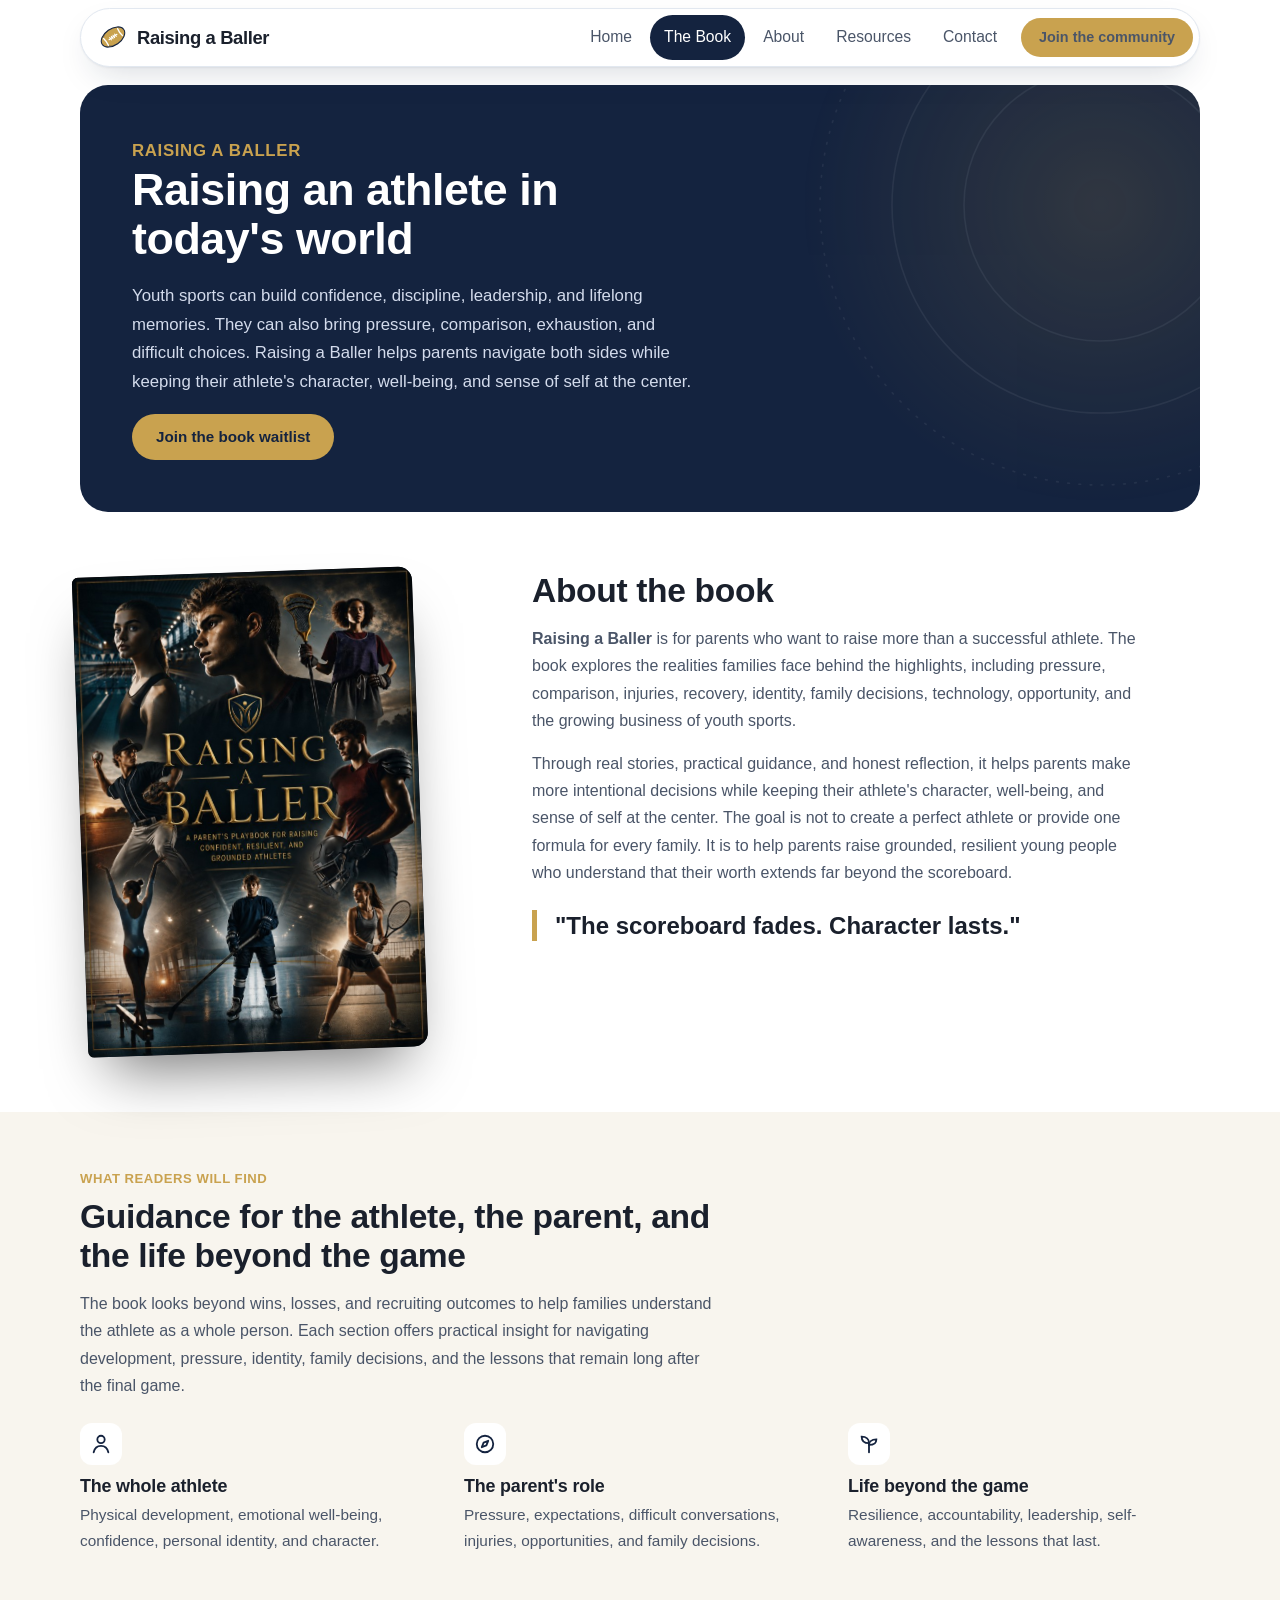
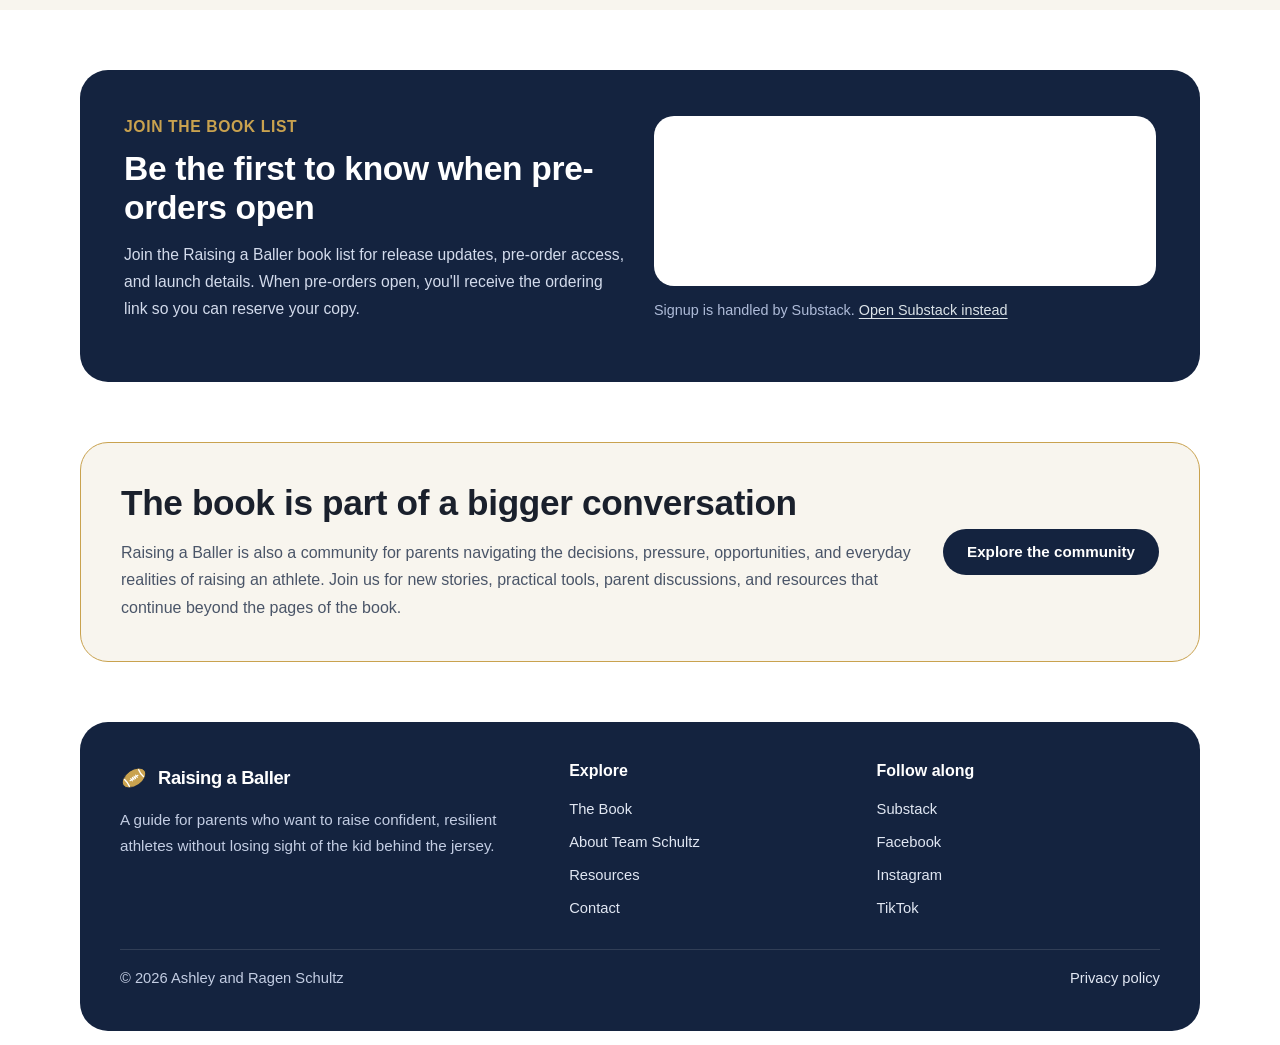
<file: the-book/index.html>
<!doctype html>
<html lang="en">
<head>
<meta charset="utf-8">
<meta name="viewport" content="width=device-width, initial-scale=1">
<title>The Book | Raising a Baller</title>
<meta name="description" content="Raising a Baller helps parents navigate youth sports while keeping their athlete's character, well-being, and sense of self at the center.">
<meta name="theme-color" content="#14233f">
<meta property="og:type" content="website">
<meta property="og:title" content="The Book | Raising a Baller">
<meta property="og:description" content="Raising a Baller helps parents navigate youth sports while keeping their athlete's character, well-being, and sense of self at the center.">
<meta property="og:image" content="https://raisingaballerbook.com/images/raising-a-baller-early-look.jpg">
<link rel="icon" href="../images/favicon.svg" type="image/svg+xml">

<link rel="stylesheet" href="../assets/style.css?v=202611161036">
</head>
<body>
<a class="skip" href="#main">Skip to content</a>
<header class="site-header">
  <div class="wrap">
    <div class="bar">
      <a class="brand" href="../" aria-label="Raising a Baller home"><svg viewBox="0 0 32 32" aria-hidden="true"><circle cx="16" cy="16" r="14.6" fill="#c9a24f"/><g stroke="#14233f" stroke-width="1.2" fill="none" stroke-linecap="round"><path d="M16 1.4v29.2M1.4 16h29.2"/><path d="M6.6 4.6c3.6 3 5.6 7 5.6 11.4s-2 8.4-5.6 11.4"/><path d="M25.4 4.6c-3.6 3-5.6 7-5.6 11.4s2 8.4 5.6 11.4"/></g><circle cx="16" cy="16" r="14.6" fill="none" stroke="#14233f" stroke-width="1.2"/></svg>Raising a Baller</a>
      <button class="menu-toggle" aria-expanded="false" aria-controls="nav">Menu</button>
      <nav class="nav" id="nav" aria-label="Main"><a href="../">Home</a><a href="../the-book/" aria-current="page">The Book</a><a href="../about-team-schultz/">About</a><a href="../resources/">Resources</a><a href="../contact/">Contact</a><a class="btn btn-gold" href="https://raisingaballerbook.substack.com/" target="_blank" rel="noopener">Join the community</a></nav>
    </div>
  </div>
</header>
<main id="main">
<section class="page-hero"><div class="wrap"><div class="panel"><svg class="field" viewBox="0 0 800 800" fill="none" aria-hidden="true">
  <defs><radialGradient id="glow" cx="50%" cy="50%" r="50%"><stop offset="0" stop-color="#c9a24f" stop-opacity=".35"/><stop offset="1" stop-color="#c9a24f" stop-opacity="0"/></radialGradient></defs>
  <circle cx="400" cy="400" r="380" fill="url(#glow)"/>
  <g stroke="#ffffff" stroke-opacity=".14" stroke-width="2"><circle cx="400" cy="400" r="170"/><circle cx="400" cy="400" r="260"/><circle cx="400" cy="400" r="350" stroke-dasharray="2 12" stroke-linecap="round"/></g>
</svg>
  <p class="kicker">Raising a Baller</p><h1>Raising an athlete in today's world</h1><p>Youth sports can build confidence, discipline, leadership, and lifelong memories. They can also bring pressure, comparison, exhaustion, and difficult choices. Raising a Baller helps parents navigate both sides while keeping their athlete's character, well-being, and sense of self at the center.</p><div class="actions"><a class="btn btn-gold" href="#book-waitlist">Join the book waitlist</a></div>
</div></div></section>
<section class="section"><div class="wrap split">
  <div class="cover-wrap"><figure class="book-art">
  <img src="../images/book-cover.jpg" alt="Raising a Baller book cover: A Parent's Playbook for Raising Confident, Resilient, and Grounded Athletes" width="725" height="1024">
</figure></div>
  <div class="prose">
    <h2>About the book</h2>
    <p><strong>Raising a Baller</strong> is for parents who want to raise more than a successful athlete. The book explores the realities families face behind the highlights, including pressure, comparison, injuries, recovery, identity, family decisions, technology, opportunity, and the growing business of youth sports.</p>
    <p>Through real stories, practical guidance, and honest reflection, it helps parents make more intentional decisions while keeping their athlete's character, well-being, and sense of self at the center. The goal is not to create a perfect athlete or provide one formula for every family. It is to help parents raise grounded, resilient young people who understand that their worth extends far beyond the scoreboard.</p>
    <p class="pull">"The scoreboard fades. Character lasts."</p>
  </div>
</div></section>

<section class="section-tight tint" style="padding:clamp(36px,5vw,56px) 0"><div class="wrap">
  <div class="head"><p class="kicker">What readers will find</p><h2>Guidance for the athlete, the parent, and the life beyond the game</h2>
  <p>The book looks beyond wins, losses, and recruiting outcomes to help families understand the athlete as a whole person. Each section offers practical insight for navigating development, pressure, identity, family decisions, and the lessons that remain long after the final game.</p></div>
  <div class="pillar-row">
    <div class="pillar"><div class="icon" style="background:var(--paper)"><svg viewBox="0 0 24 24" fill="none" stroke="currentColor" stroke-width="2" stroke-linecap="round"><circle cx="12" cy="7" r="4"/><path d="M4 21c1-4.5 4.2-7 8-7s7 2.5 8 7"/></svg></div><h3>The whole athlete</h3><p>Physical development, emotional well-being, confidence, personal identity, and character.</p></div>
    <div class="pillar"><div class="icon" style="background:var(--paper)"><svg viewBox="0 0 24 24" fill="none" stroke="currentColor" stroke-width="2" stroke-linejoin="round"><circle cx="12" cy="12" r="9"/><path d="m15.5 8.5-2 5-5 2 2-5z"/></svg></div><h3>The parent's role</h3><p>Pressure, expectations, difficult conversations, injuries, opportunities, and family decisions.</p></div>
    <div class="pillar"><div class="icon" style="background:var(--paper)"><svg viewBox="0 0 24 24" fill="none" stroke="currentColor" stroke-width="2" stroke-linecap="round"><path d="M12 21V11"/><path d="M12 11C12 7 9 4 4 4c0 5 3 7 8 7Z"/><path d="M12 13c0-3 2.5-6 8-6 0 4-3 6-8 6Z"/></svg></div><h3>Life beyond the game</h3><p>Resilience, accountability, leadership, self-awareness, and the lessons that last.</p></div>
  </div>
</div></section>

<section class="section" id="book-waitlist"><div class="wrap"><div class="signup">
  <div>
    <p class="kicker">Join the book list</p>
    <h2>Be the first to know when pre-orders open</h2>
    <p>Join the Raising a Baller book list for release updates, pre-order access, and launch details. When pre-orders open, you'll receive the ordering link so you can reserve your copy.</p>
  </div>
  <div>
    <div class="signup-box"><iframe src="https://raisingaballerbook.substack.com/embed" title="Subscribe to Raising a Baller on Substack" loading="lazy"></iframe></div>
    <p class="note">Signup is handled by Substack. <a href="https://raisingaballerbook.substack.com/" target="_blank" rel="noopener" style="color:#dbe3e8">Open Substack instead</a></p>
  </div>
</div></div></section>

<section class="section-tight" style="padding-top:0;padding-bottom:clamp(36px,5vw,60px)"><div class="wrap"><div class="pillars" style="display:grid;grid-template-columns:1fr auto;gap:28px;align-items:center">
  <div><h2 style="font-size:clamp(1.6rem,3vw,2.2rem)">The book is part of a bigger conversation</h2>
  <p style="margin:0">Raising a Baller is also a community for parents navigating the decisions, pressure, opportunities, and everyday realities of raising an athlete. Join us for new stories, practical tools, parent discussions, and resources that continue beyond the pages of the book.</p></div>
  <a class="btn btn-dark" href="https://raisingaballerbook.substack.com/" target="_blank" rel="noopener">Explore the community</a>
</div></div></section>
</main>
<footer class="site-footer">
  <div class="wrap">
    <div class="foot">
      <div>
        <a class="brand" href="../"><svg viewBox="0 0 32 32" aria-hidden="true"><circle cx="16" cy="16" r="14.6" fill="#c9a24f"/><g stroke="#14233f" stroke-width="1.2" fill="none" stroke-linecap="round"><path d="M16 1.4v29.2M1.4 16h29.2"/><path d="M6.6 4.6c3.6 3 5.6 7 5.6 11.4s-2 8.4-5.6 11.4"/><path d="M25.4 4.6c-3.6 3-5.6 7-5.6 11.4s2 8.4 5.6 11.4"/></g><circle cx="16" cy="16" r="14.6" fill="none" stroke="#14233f" stroke-width="1.2"/></svg>Raising a Baller</a>
        <p>A guide for parents who want to raise confident, resilient athletes without losing sight of the kid behind the jersey.</p>
      </div>
      <div>
        <h4>Explore</h4>
        <a href="../the-book/">The Book</a>
        <a href="../about-team-schultz/">About Team Schultz</a>
        <a href="../resources/">Resources</a>
        <a href="../contact/">Contact</a>
      </div>
      <div>
        <h4>Follow along</h4>
        <a href="https://raisingaballerbook.substack.com/" target="_blank" rel="noopener">Substack</a>
        <a href="https://www.facebook.com/profile.php?id=61591452716382" target="_blank" rel="noopener">Facebook</a>
        <a href="https://www.instagram.com/raisingaballerbook/" target="_blank" rel="noopener">Instagram</a>
        <a href="https://www.tiktok.com/@raising.a.baller" target="_blank" rel="noopener">TikTok</a>
      </div>
      <div class="legal">
        <span>&copy; <span id="yr">2026</span> Ashley and Ragen Schultz</span>
        <a href="../privacy-policy/" style="display:inline;padding:0">Privacy policy</a>
      </div>
    </div>
  </div>
</footer>
<script src="../assets/site.js?v=202611161036"></script>
</body>
</html>
</file>
<file: assets/style.css>
/* Raising a Baller — "under the lights" system
   Field green at night, chalk-line white, stadium-light gold. Soft, rounded, warm. */
:root{
  --night:#14233f;      /* site brand navy */
  --grass:#14233f;      /* links */
  --turf:#2d3748;
  --chalk:#ffffff;
  --paper:#ffffff;
  --gold:#c9a24f;       /* site gold label color */
  --gold-deep:#b08a3a;
  --ink:#1a202c;        /* headings */
  --body:#4a5568;       /* body text */
  --mist:#f8f5ee;       /* site cream panel */
  --line:#e2e8f0;

  --r-xl:28px; --r-lg:20px; --r-md:14px; --r-sm:10px; --pill:999px;
  --max:1160px;
  --shadow:0 1px 2px rgba(20,35,63,.06),0 14px 36px -14px rgba(20,35,63,.22);
  --display:"Helvetica Neue",Helvetica,Arial,sans-serif;
  --text:"Helvetica Neue",Helvetica,Arial,sans-serif;
  --ui:"Helvetica Neue",Helvetica,Arial,sans-serif;
}
*{box-sizing:border-box}
html{scroll-behavior:smooth;-webkit-text-size-adjust:100%}
@media (prefers-reduced-motion:reduce){html{scroll-behavior:auto}*{animation:none!important;transition:none!important}}
body{margin:0;background:var(--chalk);color:var(--body);font-family:var(--text);font-size:1.15rem;line-height:1.7;-webkit-font-smoothing:antialiased}
img{max-width:100%;display:block}
a{color:var(--grass);text-underline-offset:.18em;text-decoration-thickness:1px}
a:hover{color:var(--night)}
:focus-visible{outline:3px solid var(--gold);outline-offset:3px;border-radius:8px}
h1,h2,h3,h4{font-family:var(--display);color:var(--ink);line-height:1.08;letter-spacing:-.01em;margin:0 0 .45em;font-weight:700}
h1{font-size:clamp(2.6rem,7vw,5.2rem);letter-spacing:-.02em}
h2{font-size:clamp(2rem,4.2vw,3.1rem)}
h3{font-size:1.35rem;letter-spacing:-.01em}
p{margin:0 0 1em}
.wrap{max-width:var(--max);margin:0 auto;padding:0 20px}
.lede{font-size:1.3rem;line-height:1.6;max-width:36em}
.measure{max-width:38em}
.kicker{font-family:var(--ui);font-weight:600;font-size:1rem;color:var(--grass);margin:0 0 .9em;display:flex;align-items:center;gap:10px}
.kicker::before{content:"";width:22px;height:3px;border-radius:3px;background:var(--gold)}
.skip{position:absolute;left:-9999px;top:8px;background:var(--gold);color:var(--ink);padding:10px 16px;border-radius:var(--pill);z-index:100;font-family:var(--ui)}
.skip:focus{left:12px}

/* ---------- header ---------- */
.site-header{position:sticky;top:0;z-index:50;padding:12px 0;background:rgba(255,255,255,.88);backdrop-filter:saturate(160%) blur(12px);-webkit-backdrop-filter:saturate(160%) blur(12px)}
.bar{display:flex;align-items:center;justify-content:space-between;gap:16px;background:var(--paper);border:1px solid var(--line);border-radius:var(--pill);padding:8px 8px 8px 22px;box-shadow:var(--shadow);position:relative}
.brand{display:flex;align-items:center;gap:10px;font-family:var(--display);font-weight:800;font-size:1.15rem;color:var(--ink);text-decoration:none;letter-spacing:-.02em;white-space:nowrap}
.brand svg{width:28px;height:28px;flex:none}
.nav{display:flex;align-items:center;gap:4px;font-family:var(--ui)}
.nav a{color:var(--body);text-decoration:none;font-size:.98rem;padding:9px 14px;border-radius:var(--pill);transition:background .15s,color .15s}
.nav a:hover{background:var(--mist);color:var(--ink)}
.nav a[aria-current="page"]{background:var(--ink);color:var(--paper)}
.nav .btn{margin-left:6px}
.menu-toggle{display:none;font-family:var(--ui);font-weight:600;font-size:.95rem;background:var(--ink);color:var(--paper);border:0;border-radius:var(--pill);padding:10px 18px;cursor:pointer}
@media (max-width:900px){
  .menu-toggle{display:block}
  .nav{display:none;position:absolute;left:0;right:0;top:calc(100% + 10px);flex-direction:column;align-items:stretch;background:var(--paper);border:1px solid var(--line);border-radius:var(--r-lg);padding:12px;box-shadow:var(--shadow)}
  .nav.open{display:flex}
  .nav a{padding:12px 16px}
  .nav .btn{margin:6px 0 0;text-align:center}
}

/* ---------- buttons ---------- */
.btn{display:inline-flex;align-items:center;justify-content:center;gap:8px;font-family:var(--ui);font-weight:700;font-size:1rem;line-height:1;padding:16px 26px;border-radius:var(--pill);border:2px solid transparent;text-decoration:none;cursor:pointer;transition:transform .15s,background .15s,color .15s,border-color .15s}
.btn:active{transform:translateY(1px)}
.btn-gold{background:var(--gold);color:var(--ink)}
.btn-gold:hover{background:var(--gold-deep);color:var(--ink)}
.btn-dark{background:var(--ink);color:var(--paper)}
.btn-dark:hover{background:var(--night);color:var(--paper)}
.btn-line{background:transparent;color:var(--ink);border-color:var(--ink)}
.btn-line:hover{background:var(--ink);color:var(--paper)}
.btn-line-light{background:transparent;color:var(--paper);border-color:rgba(255,255,255,.55)}
.btn-line-light:hover{background:var(--paper);color:var(--night);border-color:var(--paper)}
.nav .btn{padding:12px 20px;font-size:.95rem}
.actions{display:flex;flex-wrap:wrap;gap:12px;margin-top:28px}

/* ---------- hero ---------- */
.hero{padding:18px 0 0}
.hero-panel{position:relative;overflow:hidden;background:var(--night);color:#e1e7f3;border-radius:var(--r-xl);padding:clamp(40px,6vw,84px);display:grid;grid-template-columns:1.25fr .75fr;gap:clamp(32px,5vw,72px);align-items:center;isolation:isolate}
.hero-panel .field{position:absolute;right:-180px;bottom:-260px;width:820px;height:820px;z-index:-1;opacity:.5}
.hero h1{color:var(--paper);margin-bottom:.35em}
.hero h1 .line{display:block}
.hero h1 .line + .line{color:var(--gold)}
.hero .lede{color:#d3dbec}
.hero .kicker{color:#c9a24f}
.byline{display:flex;align-items:center;gap:14px;margin-top:26px;font-family:var(--ui);font-size:.98rem;color:#c3cde3}
.byline .avatars{display:flex}
.byline .avatars span{width:38px;height:38px;border-radius:50%;display:grid;place-items:center;font-weight:700;color:var(--night);background:var(--gold);border:3px solid var(--night)}
.byline .avatars span + span{margin-left:-10px;background:#e4c070}
@media (max-width:900px){.hero-panel{grid-template-columns:1fr}.hero .cover-wrap{width:min(280px,80%);margin:8px auto 0}}

.cover-wrap{position:relative;width:100%}
.cover{position:relative;aspect-ratio:725/1024;border-radius:10px 22px 22px 10px;overflow:hidden;background:linear-gradient(160deg,var(--gold) 0%,var(--gold-deep) 100%);box-shadow:-10px 0 0 -4px rgba(0,0,0,.15) inset,0 40px 70px -20px rgba(0,0,0,.6);transform:rotate(-3deg)}
.cover img{position:relative;z-index:1;width:100%;height:100%;object-fit:cover}
.cover .fallback{position:absolute;inset:0;display:flex;flex-direction:column;justify-content:flex-end;padding:28px;color:var(--night);font-family:var(--display)}
.cover .fallback strong{font-size:2.6rem;line-height:.95;letter-spacing:-.03em}
.cover .fallback small{font-size:.9rem;margin-top:12px;font-weight:600}
.split .cover{transform:rotate(-2deg)}

/* ---------- sections ---------- */
.section{padding:clamp(64px,9vw,120px) 0}
.section-tight{padding:clamp(40px,6vw,72px) 0}
.head{max-width:40em;margin-bottom:44px}

/* why: big pull question */
.why{display:grid;grid-template-columns:.9fr 1.1fr;gap:clamp(32px,6vw,96px);align-items:start}
.why blockquote{margin:0;font-family:var(--display);font-weight:600;font-size:clamp(1.6rem,3vw,2.3rem);line-height:1.2;letter-spacing:-.02em;color:var(--ink);padding-left:24px;border-left:5px solid var(--gold);border-radius:3px}
@media (max-width:900px){.why{grid-template-columns:1fr}}

/* pillars: one rounded panel, three columns */
.pillars{background:var(--paper);border-radius:var(--r-xl);padding:clamp(32px,5vw,64px);box-shadow:var(--shadow)}
.pillar-row{display:grid;grid-template-columns:repeat(3,1fr);gap:clamp(24px,4vw,48px);margin-top:12px}
.pillar .icon{width:56px;height:56px;border-radius:18px;display:grid;place-items:center;background:var(--mist);color:var(--grass);margin-bottom:18px}
.pillar .icon svg{width:28px;height:28px}
.pillar p{font-size:1.08rem;margin:0}
@media (max-width:900px){.pillar-row{grid-template-columns:1fr}}

/* bingo promo */
.promo{background:var(--gold);border-radius:var(--r-xl);padding:clamp(32px,5vw,64px);display:grid;grid-template-columns:1.2fr .8fr;gap:40px;align-items:center;color:var(--ink);overflow:hidden;position:relative}
.promo h2{max-width:14em}
.promo p{max-width:32em}
.mini-card{display:grid;grid-template-columns:repeat(3,1fr);gap:8px;transform:rotate(3deg);background:var(--paper);padding:14px;border-radius:var(--r-lg);box-shadow:0 30px 50px -24px rgba(20,35,63,.45)}
.mini-card span{aspect-ratio:1;border-radius:12px;background:var(--chalk);display:grid;place-items:center;text-align:center;font-family:var(--ui);font-size:.78rem;font-weight:600;line-height:1.15;padding:6px;color:var(--ink)}
.mini-card span.on{background:var(--night);color:var(--gold)}
@media (max-width:900px){.promo{grid-template-columns:1fr}.mini-card{max-width:320px}}

/* posts */
.posts{display:grid;grid-template-columns:repeat(2,1fr);gap:20px}
@media (max-width:900px){.posts{grid-template-columns:1fr}}
.post{display:flex;flex-direction:column;gap:6px;text-decoration:none;color:var(--body);background:var(--paper);border-radius:var(--r-lg);padding:30px 32px;border:1px solid var(--line);transition:border-color .15s,transform .15s}
.post:hover{border-color:var(--grass);color:var(--body);transform:translateY(-2px)}
.post time{font-family:var(--ui);font-size:.92rem;color:var(--grass);font-weight:600}
.post h3{margin:0 0 4px;font-size:1.5rem}
.post p{margin:0;font-size:1.05rem}
.post .more{font-family:var(--ui);font-weight:700;color:var(--ink);margin-top:10px;font-size:.98rem}
.posts-foot{display:flex;justify-content:space-between;align-items:end;gap:20px;flex-wrap:wrap;margin-bottom:36px}
.posts-foot .head{margin:0}

/* signup */
.signup{background:var(--night);color:#d3dbec;border-radius:var(--r-xl);padding:clamp(32px,5vw,64px);display:grid;grid-template-columns:1fr 1fr;gap:40px;align-items:center}
.signup h2{color:var(--paper)}
.signup .kicker{color:#c9a24f}
.signup-box{background:var(--paper);border-radius:var(--r-lg);padding:10px;overflow:hidden}
.signup iframe{display:block;width:100%;height:170px;border:0;border-radius:var(--r-md);background:var(--paper)}
.signup .note{font-family:var(--ui);font-size:.9rem;color:#aebbd8;margin-top:12px}
@media (max-width:900px){.signup{grid-template-columns:1fr}}

/* inner pages */
.page-hero{padding:18px 0 0}
.page-hero .panel{background:var(--night);color:#d3dbec;border-radius:var(--r-xl);padding:clamp(40px,6vw,80px);position:relative;overflow:hidden;isolation:isolate}
.page-hero .panel .field{position:absolute;right:-220px;top:-200px;width:640px;height:640px;z-index:-1;opacity:.45}
.page-hero h1{color:var(--paper);font-size:clamp(2.4rem,5.5vw,4.2rem);max-width:13em}
.page-hero .kicker{color:#c9a24f}
.page-hero p{max-width:34em;font-size:1.25rem;margin:0}
.split{display:grid;grid-template-columns:.75fr 1.25fr;gap:clamp(36px,6vw,88px);align-items:start}
@media (max-width:900px){.split{grid-template-columns:1fr}.split .cover-wrap{width:min(260px,75%)}}
.prose{max-width:38em}
.prose h2{font-size:clamp(1.6rem,3vw,2.1rem);margin-top:1.6em}
.prose h2:first-child{margin-top:0}
.todo{font-family:var(--ui);font-size:.95rem;line-height:1.5;background:#fbf6e8;color:#6a5220;border-radius:var(--r-md);padding:16px 20px;margin:0 0 28px;border:1px solid #ead9a8}

.tiles{display:grid;grid-template-columns:repeat(3,1fr);gap:20px}
@media (max-width:900px){.tiles{grid-template-columns:1fr}}
.tile{display:block;background:var(--paper);border-radius:var(--r-lg);padding:30px;border:1px solid var(--line);text-decoration:none;color:var(--body);transition:border-color .15s,transform .15s}
.tile:hover{border-color:var(--grass);transform:translateY(-2px);color:var(--body)}
.tile h3{margin-bottom:.3em}
.tile p{margin:0;font-size:1.05rem}

/* forms */
.form-card{background:var(--paper);border-radius:var(--r-xl);padding:clamp(28px,4vw,48px);box-shadow:var(--shadow);max-width:680px}
.field{margin-bottom:20px}
label{display:block;font-family:var(--ui);font-weight:600;color:var(--ink);margin-bottom:8px;font-size:1rem}
input,textarea{width:100%;font:inherit;font-size:1.05rem;color:var(--ink);padding:14px 18px;border-radius:var(--r-md);border:1.5px solid var(--line);background:var(--chalk);transition:border-color .15s,background .15s}
input:focus,textarea:focus{outline:none;border-color:var(--grass);background:var(--paper);box-shadow:0 0 0 4px rgba(20,35,63,.15)}
textarea{min-height:170px;resize:vertical}
.hp{position:absolute;left:-9999px}
.form-status{font-family:var(--ui);margin-top:16px;font-weight:600}

/* bingo game */
.bingo-shell{display:grid;grid-template-columns:minmax(0,560px) minmax(260px,1fr);gap:clamp(32px,5vw,64px);align-items:start}
@media (max-width:900px){.bingo-shell{grid-template-columns:1fr}}
.bingo-card{background:var(--night);border-radius:var(--r-xl);padding:18px;width:min(100%,600px)}
.bingo-head{display:grid;grid-template-columns:repeat(5,1fr);text-align:center;font-family:var(--display);font-weight:800;color:var(--gold);font-size:1.6rem;padding:6px 0 12px}
.bingo-grid{display:grid;grid-template-columns:repeat(5,1fr);gap:8px}
.bingo-grid button{aspect-ratio:1;border:0;border-radius:14px;background:var(--paper);color:var(--ink);font-family:var(--ui);font-size:.8rem;font-weight:600;line-height:1.15;padding:6px;cursor:pointer;transition:background .15s,color .15s,transform .1s}
.bingo-grid button:hover{background:var(--mist)}
.bingo-grid button.on{background:var(--gold);color:var(--ink)}
.bingo-grid button.free{background:var(--turf);color:var(--paper);font-weight:800}
.bingo-grid button:active{transform:scale(.96)}
.bingo-msg{font-family:var(--display);font-weight:700;font-size:1.4rem;color:var(--ink);min-height:1.6em;margin-top:18px}
@media (max-width:520px){.bingo-grid button{font-size:.6rem;padding:3px;border-radius:10px}.bingo-head{font-size:1.2rem}}
@media print{.site-header,.site-footer,.page-hero,.no-print{display:none!important}.bingo-card{background:#fff;border:2px solid #000}.bingo-head{color:#000}.bingo-grid button{border:1px solid #000}}

/* footer */
.site-footer{padding:0 0 20px}
.foot{background:var(--night);color:#c3cde3;border-radius:var(--r-xl);padding:clamp(36px,5vw,64px);display:grid;grid-template-columns:1.5fr 1fr 1fr;gap:36px;font-family:var(--ui);font-size:1rem}
.foot .brand{color:var(--paper);display:flex;padding:0}
.foot p{margin:14px 0 0;max-width:26em;font-family:var(--text);font-size:1.05rem}
.foot h4{color:var(--paper);font-size:1rem;letter-spacing:0;margin-bottom:14px}
.foot a{color:#e1e7f3;text-decoration:none;display:block;padding:4px 0}
.foot a:hover{color:var(--gold)}
.foot .legal{grid-column:1/-1;border-top:1px solid rgba(255,255,255,.12);padding-top:22px;font-size:.92rem;display:flex;justify-content:space-between;flex-wrap:wrap;gap:12px}
@media (max-width:900px){.foot{grid-template-columns:1fr 1fr}.foot > div:first-child{grid-column:1/-1}}

.tint{background:var(--mist)}
.post,.tile{border-color:var(--line)}
.post:hover,.tile:hover{border-color:var(--gold)}
.why blockquote{font-style:italic;font-weight:400}
.glossary{display:grid;grid-template-columns:repeat(2,1fr);gap:20px}
.glossary .tile h3{font-size:1.3rem}
@media (max-width:900px){.glossary{grid-template-columns:1fr}}
.steps{list-style:none;padding:0;margin:0 0 28px;display:grid;gap:12px;counter-reset:s}
.steps li{counter-increment:s;display:grid;grid-template-columns:44px 1fr;gap:14px;align-items:center;background:var(--mist);border-radius:var(--r-md);padding:14px 18px;font-family:var(--ui);font-size:1rem}
.steps li::before{content:counter(s);width:44px;height:44px;border-radius:50%;background:var(--night);color:var(--gold);display:grid;place-items:center;font-weight:800}
.steps a{font-weight:700;color:var(--ink)}
.portrait{border-radius:var(--r-xl);overflow:hidden;aspect-ratio:1;background:var(--mist);display:grid;place-items:center;color:var(--grass);font-family:var(--ui);text-align:center;padding:20px;position:relative}
.portrait img{position:absolute;inset:0;width:100%;height:100%;object-fit:cover}
.pull{font-family:var(--display);font-style:italic;font-size:clamp(1.5rem,2.6vw,2rem);line-height:1.3;color:var(--ink);border-left:5px solid var(--gold);padding-left:22px;margin:36px 0}
.small{font-family:var(--ui);font-size:.9rem;color:#6b6f73}

/* ---- match live site ---- */
body{font-size:1.05rem;line-height:1.75}
h1,h2,h3,h4{letter-spacing:-.01em}
.kicker{text-transform:uppercase;letter-spacing:.04em;font-weight:700;color:var(--gold)}
.kicker::before{display:none}
.hero .kicker,.page-hero .kicker,.signup .kicker{color:var(--gold)}
.btn-dark{background:var(--night);color:#fff}
.btn-dark:hover{background:#0c1830;color:#fff}
.btn-line{color:var(--night);border-color:var(--night)}
.btn-line:hover{background:var(--night);color:#fff}
.btn-gold{background:var(--gold);color:var(--night)}
.btn-gold:hover{background:var(--gold-deep);color:var(--night)}
.nav a[aria-current="page"],.menu-toggle{background:var(--night);color:#fff}
.pillars{background:var(--mist);border:1px solid var(--gold);box-shadow:none}
.pillar .icon{background:#fff;color:var(--night)}
.tint{background:var(--mist)}
.cover{background:linear-gradient(170deg,#1d3157 0%,var(--night) 60%,#0b1528 100%)}
.cover .fallback{color:var(--gold);text-align:center;align-items:center;justify-content:center}
.cover .fallback strong{text-transform:uppercase;letter-spacing:.06em;font-size:2.2rem;line-height:1.05;font-family:Georgia,serif;font-weight:400}
.cover .fallback small{color:#d9c48f;text-transform:uppercase;letter-spacing:.12em;font-size:.7rem}
.why blockquote{font-style:normal;font-weight:700}
.pull{font-style:normal;font-weight:700}
a{color:var(--night)}
.post time{color:var(--gold-deep)}
.post:hover,.tile:hover{border-color:var(--gold)}

/* ---- tighter, lighter rhythm ---- */
body{font-size:1rem;line-height:1.7}
h1{font-size:clamp(2.1rem,4.4vw,3.4rem);line-height:1.08}
h2{font-size:clamp(1.55rem,2.8vw,2.1rem);line-height:1.15}
h3{font-size:1.12rem}
.lede{font-size:1.08rem;line-height:1.65}
.kicker{font-size:.82rem;margin-bottom:.6em}
.site-header{padding:8px 0}
.bar{padding:6px 6px 6px 18px}
.nav .btn{padding:10px 16px;font-size:.9rem}
.btn{padding:13px 22px;font-size:.95rem}
.actions{margin-top:20px;gap:10px}

.section{padding:clamp(36px,5vw,60px) 0}
.section-tight{padding:clamp(24px,3.5vw,40px) 0}
.head{margin-bottom:24px}
.head p:last-child{margin-bottom:0}

.hero{padding:10px 0 0}
.hero-panel{padding:clamp(28px,4.5vw,56px);grid-template-columns:1.4fr .6fr;gap:clamp(24px,4vw,48px)}
.hero .cover-wrap{max-width:250px;justify-self:center}
.byline{margin-top:18px;font-size:.9rem}
.byline .avatars span{width:32px;height:32px;font-size:.8rem}

.page-hero{padding:10px 0 0}
.page-hero .panel{padding:clamp(28px,4.5vw,52px)}
.page-hero h1{font-size:clamp(1.9rem,3.8vw,2.8rem)}
.page-hero p{font-size:1.05rem}
.page-hero .actions{margin-top:18px}

.why{gap:clamp(24px,4vw,56px)}
.why blockquote{font-size:clamp(1.25rem,2.1vw,1.6rem);padding-left:18px;border-left-width:4px}

.pillars{padding:clamp(24px,3.5vw,40px)}
.pillar-row{gap:clamp(18px,3vw,32px);margin-top:4px}
.pillar .icon{width:42px;height:42px;border-radius:12px;margin-bottom:12px}
.pillar .icon svg{width:22px;height:22px}
.pillar h3{margin-bottom:.3em}
.pillar p{font-size:.96rem}

.tiles,.posts,.glossary{gap:16px}
.post,.tile{padding:22px 24px;border-radius:var(--r-md)}
.post h3{font-size:1.2rem}
.post p,.tile p{font-size:.96rem}
.post .more{margin-top:6px;font-size:.9rem}
.tile .more{margin-top:10px!important;font-size:.9rem}
.posts-foot{margin-bottom:20px}

.signup{padding:clamp(24px,3.5vw,44px);gap:28px}
.signup p{font-size:.98rem}
.signup iframe{height:150px}

.split{gap:clamp(28px,4vw,56px)}
.split .cover-wrap{max-width:260px}
.prose h2{margin-top:1.2em}
.pull{font-size:clamp(1.2rem,2vw,1.5rem);margin:24px 0;padding-left:18px}
.form-card{padding:clamp(22px,3vw,36px)}

.site-footer{padding:0 0 14px}
.foot{padding:clamp(26px,3.5vw,40px);gap:24px;font-size:.92rem}
.foot p{font-size:.95rem}
.foot .legal{padding-top:16px}
.hero .cover-wrap{max-width:220px;align-self:center;margin:12px 0}
.why + .section-tight,.section + .section-tight{padding-top:0}
.promo-art{margin:0;border-radius:var(--r-lg);overflow:hidden;aspect-ratio:4/5;background:#0b0d12;box-shadow:0 30px 60px -24px rgba(0,0,0,.55)}
.promo-art img{width:100%;height:100%;object-fit:cover}
.hero .cover-wrap{max-width:300px;margin:0}
.split .cover-wrap{max-width:340px}
@media (max-width:900px){.hero .cover-wrap{width:min(300px,85%);margin:4px auto 0}}
.book-art{margin:0;aspect-ratio:725/1024;border-radius:6px 14px 14px 6px;overflow:hidden;background:#0b0d12;box-shadow:-6px 0 0 -2px rgba(0,0,0,.25) inset,0 34px 60px -22px rgba(0,0,0,.55);transform:rotate(-2deg)}
.book-art img{width:100%;height:100%;object-fit:cover}
@media (max-width:900px){
  .hero-panel{grid-template-columns:1fr}
  .hero .cover-wrap{width:min(300px,85%);max-width:none;margin:4px auto 0;justify-self:center}
  .split .cover-wrap{width:min(280px,80%)}
}
.split:has(> .prose:only-child){grid-template-columns:1fr}
.portrait{aspect-ratio:4/5;padding:0;box-shadow:var(--shadow)}
.portrait img{object-position:50% 30%}
.split > .portrait{max-width:380px}
</file>
